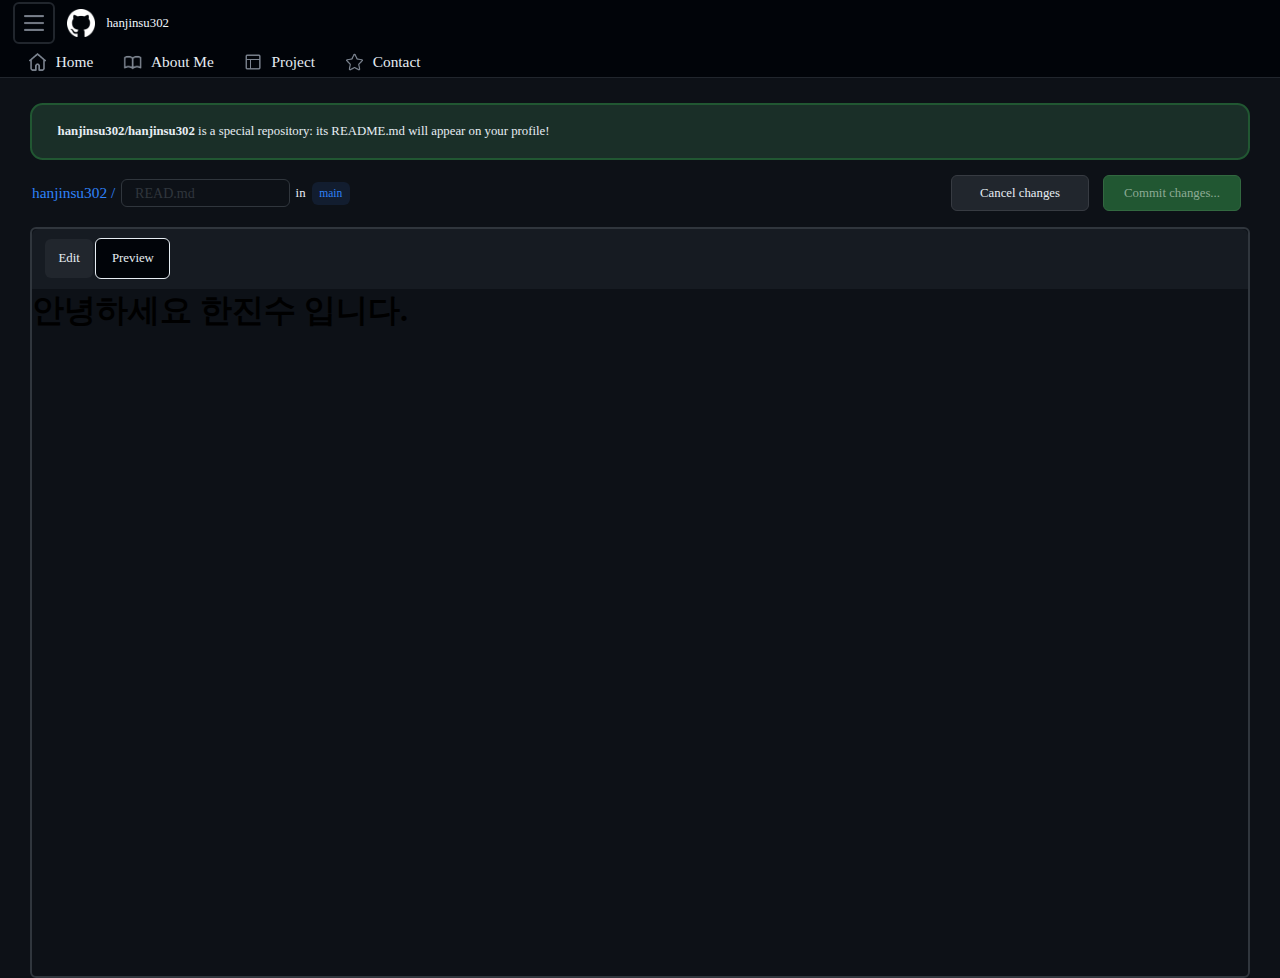
<file: page/aboutme.html>
<!DOCTYPE html>
<html lang="ko">
<head>
    <meta charset="UTF-8">
    <meta http-equiv="X-UA-Compatible" content="IE=edge">
    <meta name="viewport" content="width=device-width, initial-scale=1.0">
    <title>Document</title>
    <link rel="stylesheet" href="../CSS/aboutme.css" />
    <link rel="stylesheet" href="../CSS/header.css" />
    <script defer src="../JS/header.js" > </script>
    <script src="https://code.jquery.com/jquery-3.7.1.min.js" integrity="sha256-/JqT3SQfawRcv/BIHPThkBvs0OEvtFFmqPF/lYI/Cxo=" crossorigin="anonymous"></script>
</head>
<body>
    <header>
        <div class="headercontainer">
          <div class="header1box">
            <div class="modalbtn">
              <img src="../images/hamburger.png" class="modalbtnimg"/>
           </div>
           <div class="modallogo">
               <img src="../images/github_logo_icon_147285.png" class="modallogoimg"/>
           </div>
           <div class="modalname">
               <span class="modalnametext">hanjinsu302</span>
    
           </div>
            <div class="modal">
              <div class="modal_header">
    
                <img src="../images/github_logo_icon_147285.png" class="modal_logo" />
                <button class="close_button">X</button>
              </div>
              <div class="modal_content" title="클릭하면 창이 닫힙니다.">
                <a href="../index.html" class="modal_content_link">
                  <img src="../images/home.png" class="modal_link_img" />
                  Home
                </a>
                <a href="../page/aboutme.html" class="modal_content_link">
                  <img src="../images/import_contacts.png" class="modal_link_img" />
                  About Me</a>
                <a href="../page/project.html" class="modal_content_link">
                  <img src="../images/header.png" class="modal_link_img" />
                  Project</a>
                <a class="modal_content_link">
                  <img src="../images/star.png" class="modal_link_img" />
                  Contact</a>
                <hr class="modal_hr" />
                <span class="modal_content_project">Project</span>
              </div>
            </div>
          </div>
          <div class="header2box">
            <a href="../index.html" class="header2box_span">
              <img class="header2box_img" src="../images/home.png" />
              Home</a>
            <a href="../page/aboutme.html" class="header2box_span">
              <img class="header2box_img" src="../images/import_contacts.png" />
              About Me</a>
            <a href="../page/project.html" class="header2box_span">
              <img class="header2box_img" src="../images/header.png" />
              Project</a>
            <a class="header2box_span">
              <img class="header2box_img" src="../images/star.png" />
              Contact</a>
          </div>
        </div>
      </header>

    <main>
        <div class="main_green_box">
            <span class="main_green_box_text"><strong> hanjinsu302/hanjinsu302</strong> is a special repository: its README.md will appear on your profile!</span>
        </div>
        <div class="main_commit_container">
            <div class="main_commit_box1">
                <span class="main_commit_box1_span1">hanjinsu302 /</span>
                <div class="main_commit_box1_div">
                   <span class="main_commit_box1_div_span">READ.md</span> 
                </div>
                <spa class="main_commit_box1_span2">in</spa>
                <span class="main_commit_box1_span3">main</span>
            </div>
            <div class="main_commit_box2">
                <div class="main_commit_box2_div1">
                    <span class="main_commit_box2_div_text"> Cancel changes</span>
                </div>
                <div class="main_commit_box2_div2">
                    <span class="main_commit_box2_div_text">Commit changes...</span>
                </div>
            </div>
        </div>
        <div class="main_about_contain">
            <div class="main_about_preview">
                <div class="main_about_preview_div1">
                    Edit
                </div>
                <div class="main_about_preview_div2">
                    Preview
                </div>
            </div>

            <h1>안녕하세요 한진수 입니다.</h1>
        </div>
    </main>
    <footer> </footer>
  
</body>
</html>
</file>
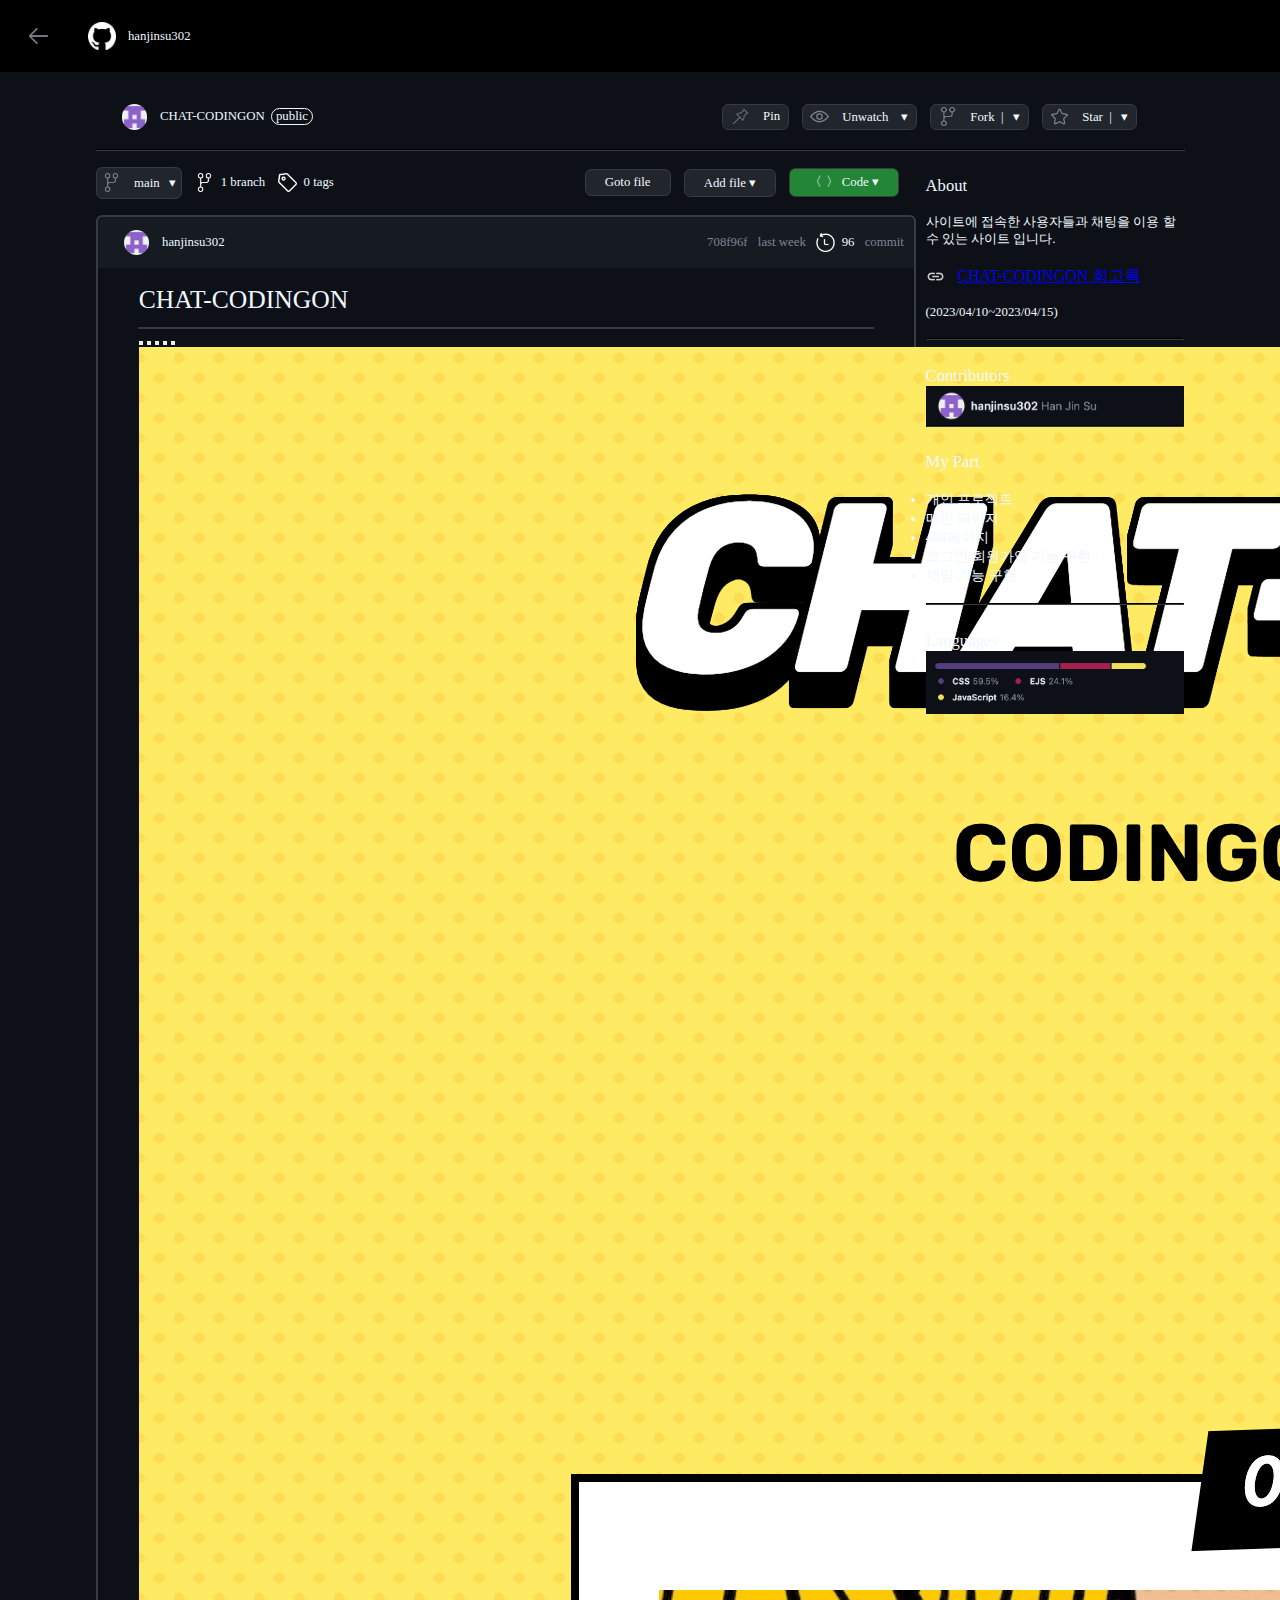
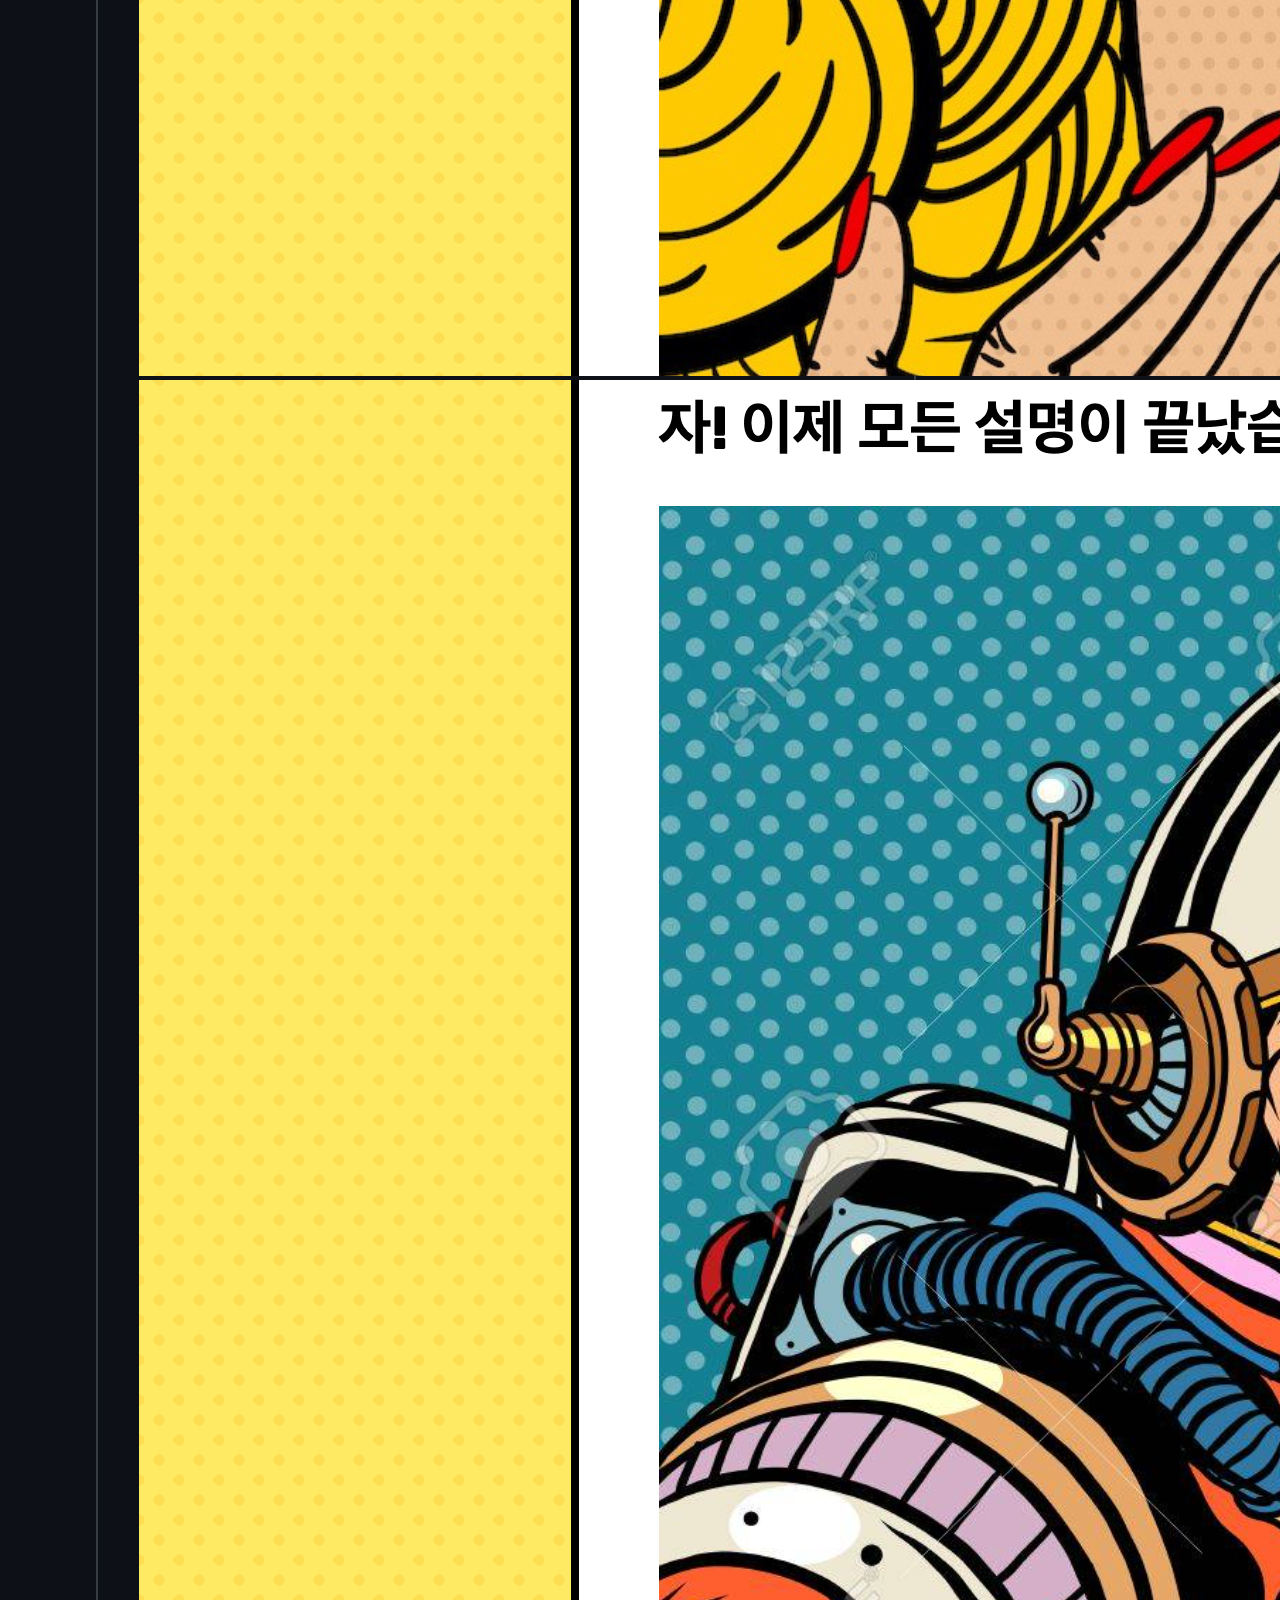
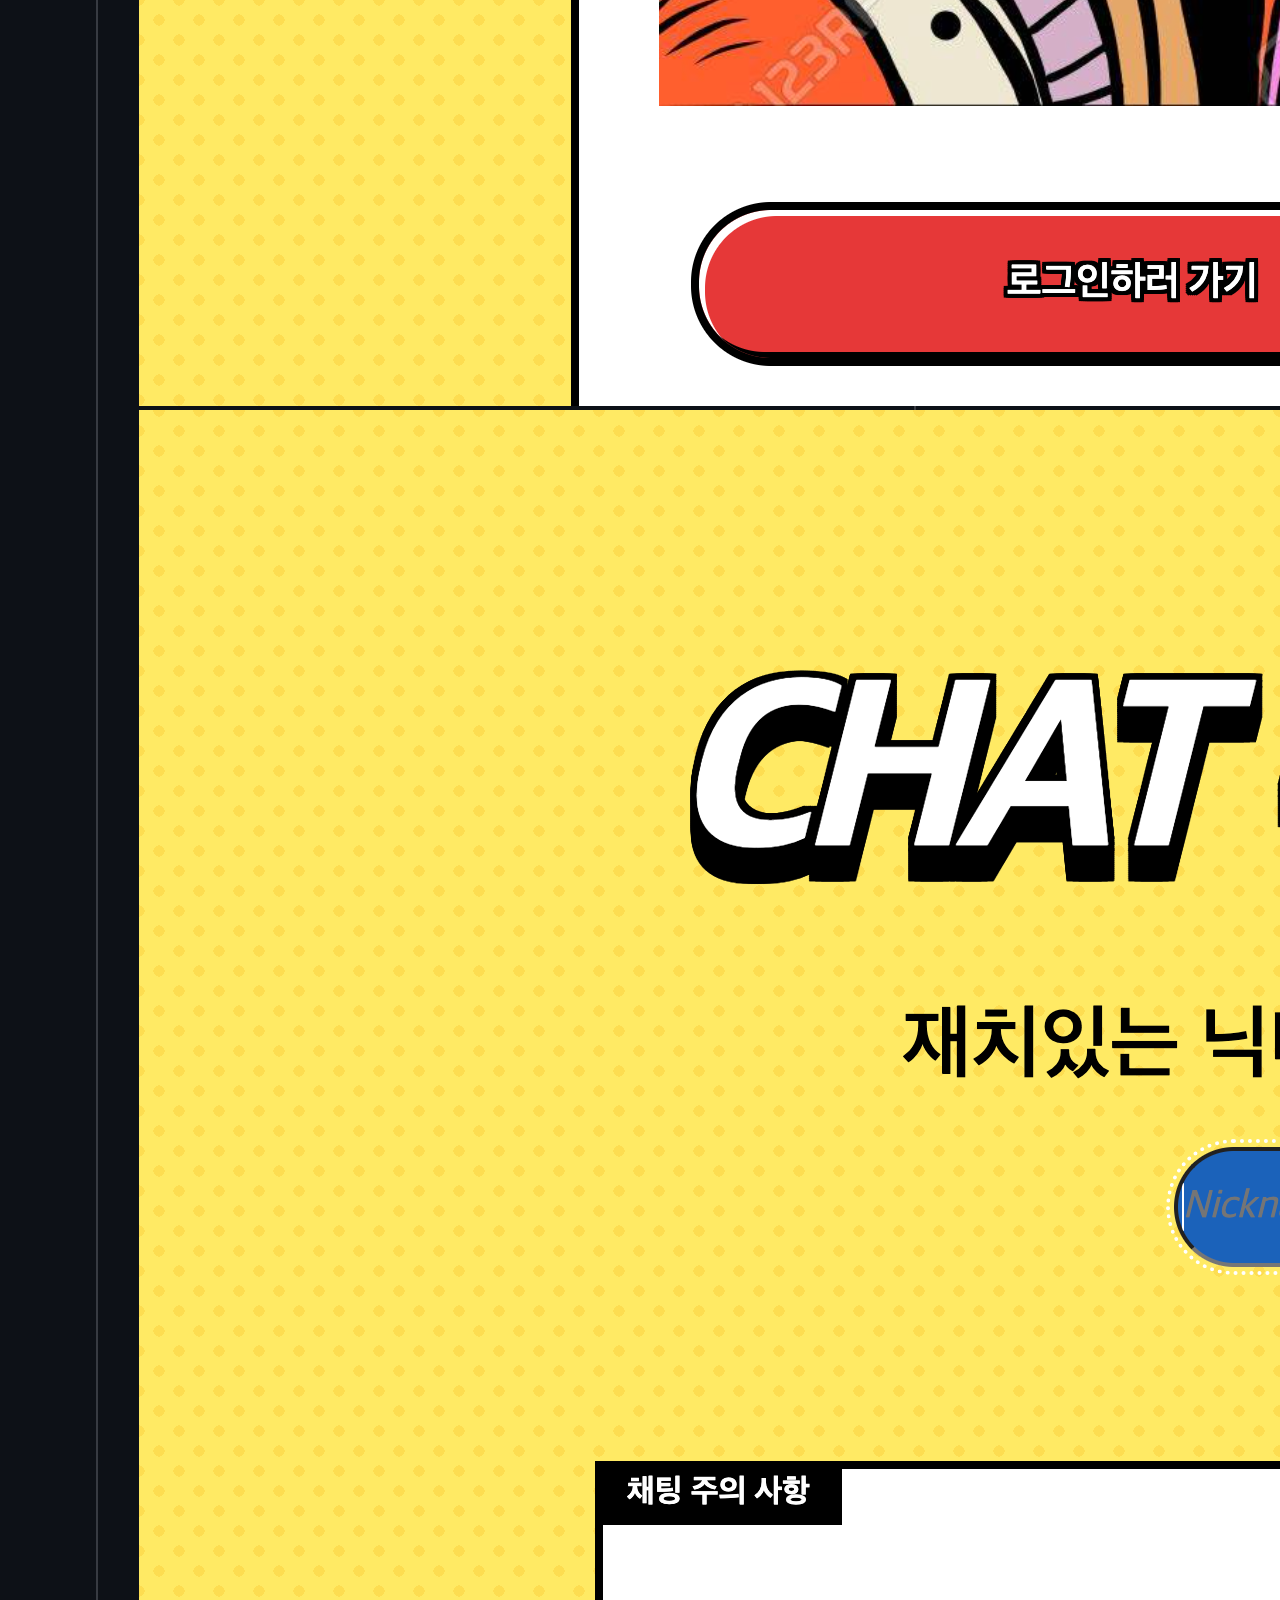
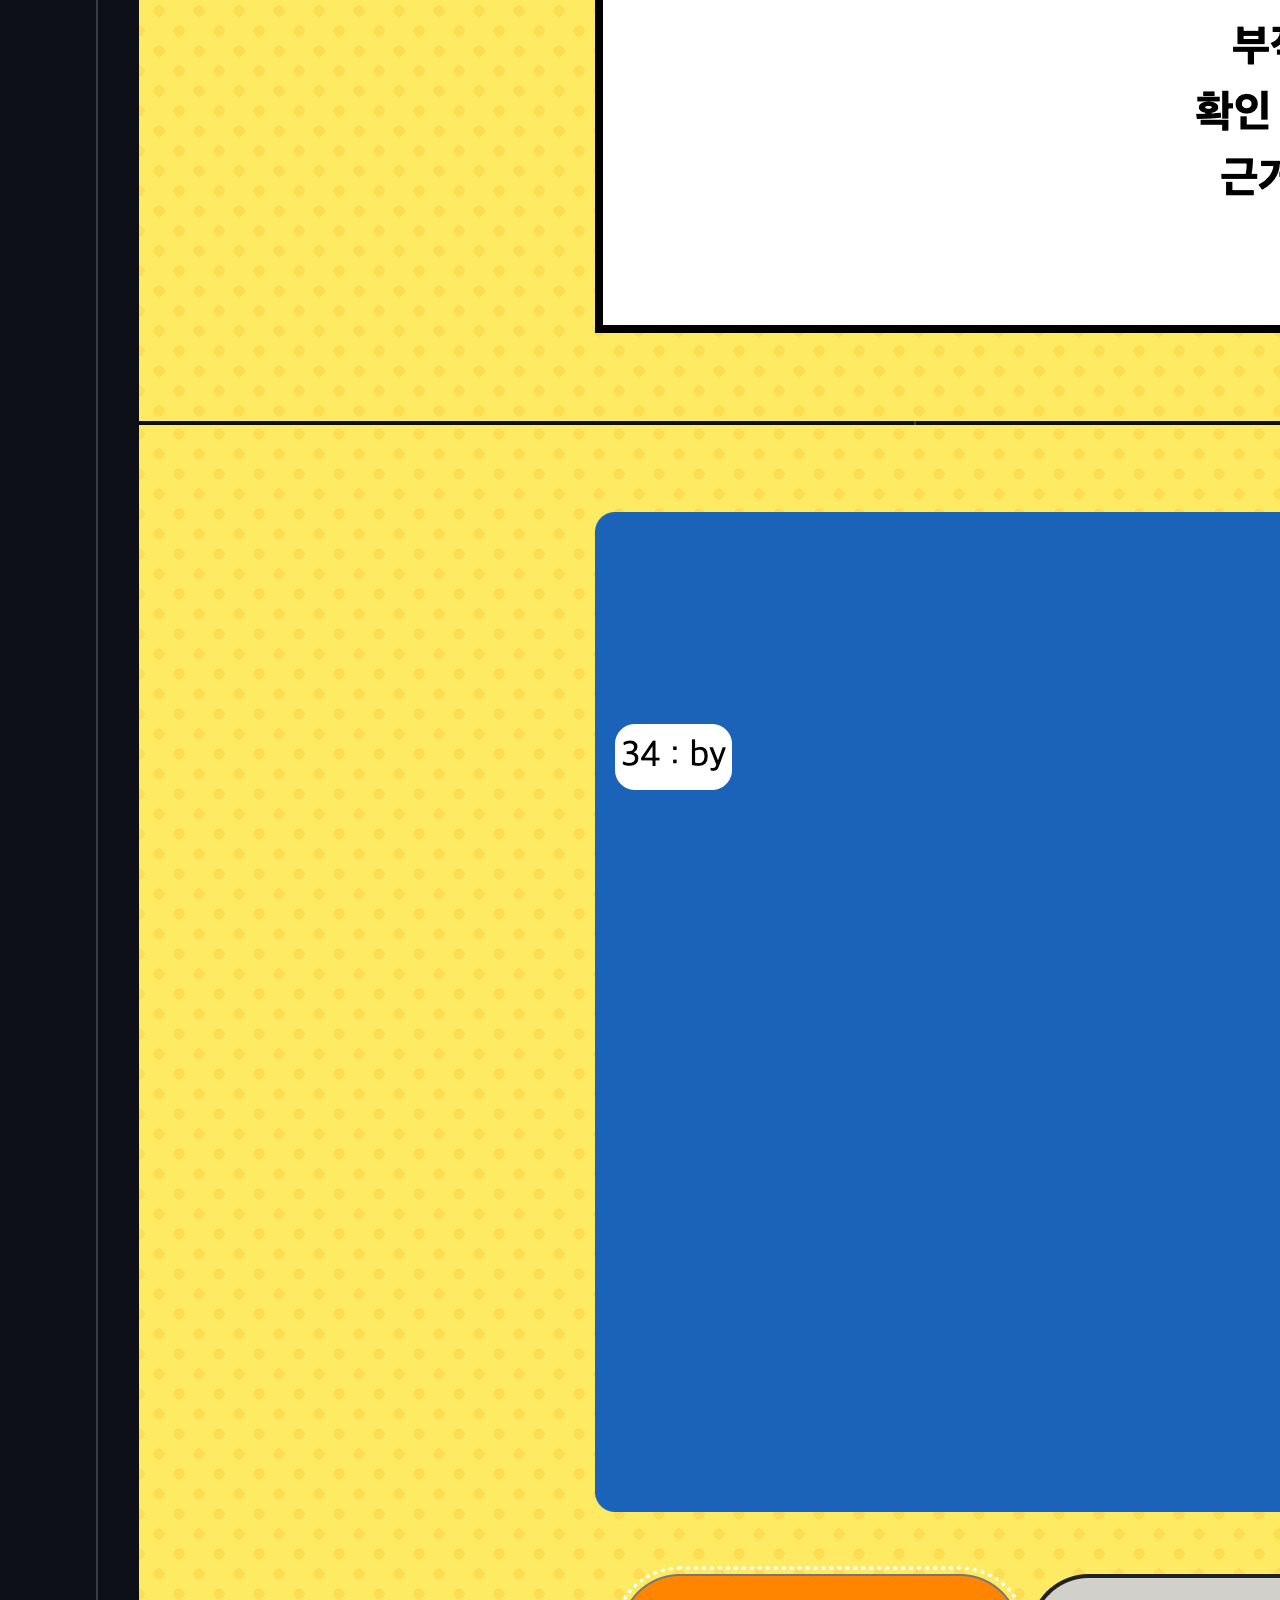
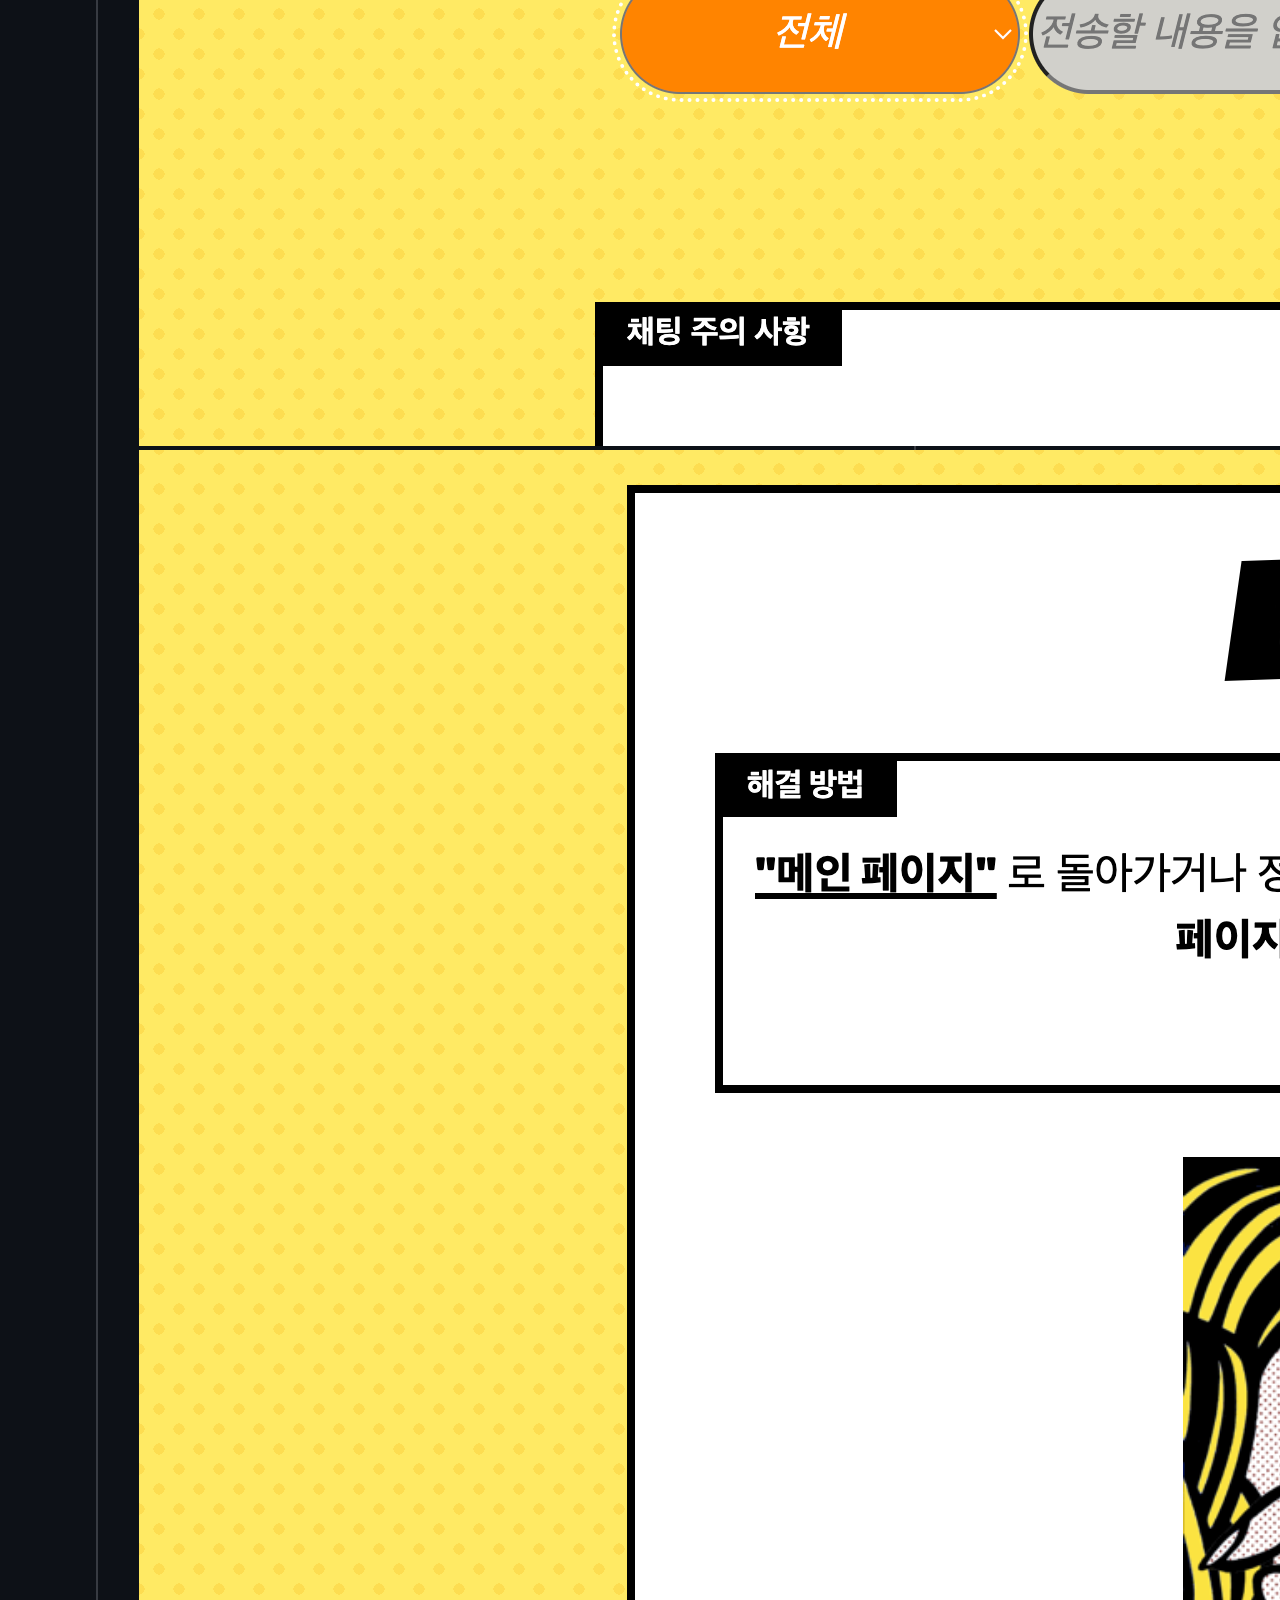
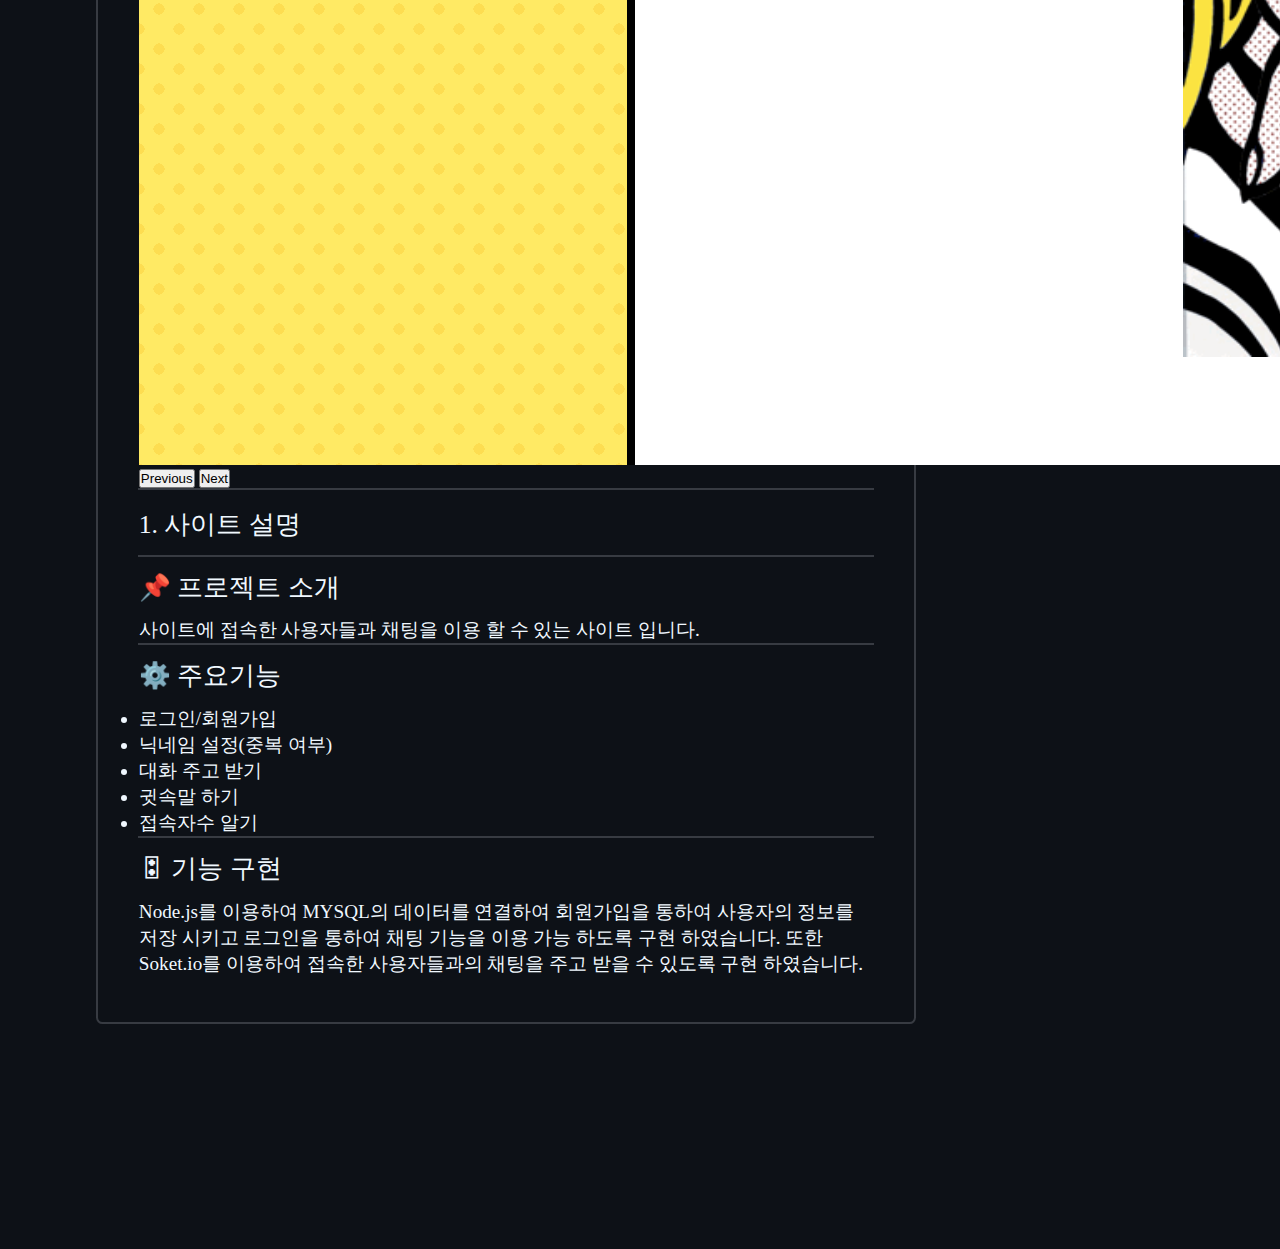
<file: page/chat.html>
<!DOCTYPE html>
<html lang="ko">
    <head>
        <meta charset="UTF-8">
        <meta http-equiv="X-UA-Compatible" content="IE=edge">
        <meta name="viewport" content="width=device-width, initial-scale=1.0">
        <title>Chatpage</title>
        <link rel="stylesheet" href="../CSS/soccer.css" />
        <script defer src="../JS/header.js" > </script>
        <link href="https://cdn.jsdelivr.net/npm/bootstrap@5.3.2/dist/css/bootstrap.min.css" rel="stylesheet" integrity="sha384-T3c6CoIi6uLrA9TneNEoa7RxnatzjcDSCmG1MXxSR1GAsXEV/Dwwykc2MPK8M2HN" crossorigin="anonymous">
        <script src="https://cdn.jsdelivr.net/npm/bootstrap@5.3.2/dist/js/bootstrap.bundle.min.js" integrity="sha384-C6RzsynM9kWDrMNeT87bh95OGNyZPhcTNXj1NW7RuBCsyN/o0jlpcV8Qyq46cDfL" crossorigin="anonymous"></script>
        <script src="https://code.jquery.com/jquery-3.7.1.min.js" integrity="sha256-/JqT3SQfawRcv/BIHPThkBvs0OEvtFFmqPF/lYI/Cxo=" crossorigin="anonymous"></script>
        <link rel="icon" href="../images/github_logo_icon_147285.png" />
      </head>
<body>
  <header>
    <div class="head"> 
      <img src="../images/left-arrow.png" class="head-img"onclick="goBack()"/>
      <div class="modallogo">
        <img src="../images/github_logo_icon_147285.png" class="modallogoimg"/>
    </div>
    <div class="modalname">
        <span class="modalnametext">hanjinsu302</span>

    </div>
    </div>
  </header>
   

    <main>
        <div class="mainheader">
            
                <img src="../images/102532497.png" class="mainheader_logo"/>
         
            <div class="mainheader_title" style="font-size: 1vw;">CHAT-CODINGON</div>
            <div class="mainheader_public">public</div>
            <div class="mainheader_pin">
                <img src="../images/push-pin (1).png" class="mainheader_img"/>
                Pin
            </div>
            <div class="mainheader_Unwatch">
                <img src="../images/eye (1).png" class="mainheader_img"/>
                Unwatch &nbsp; &nbsp;▾
            </div>
            <div class="mainheader_Fork">
                <img src="../images/branch (1).png " class="mainheader_img"/>
                Fork &nbsp;| &nbsp; ▾
            </div>
            <div class="mainheader_Star">
                <img src="../images/star.png" class="mainheader_img"/>
                Star &nbsp;| &nbsp; ▾
            </div>
        </div>
        <hr class="mainheader_hr"/>
        <div class="main_container">
            <div class="main_box1">
                <div class="main_box1_header">
                    <div class="main_box1_header_box1">
                        <div class="main_box1_header_box1_branch">
                            <img src="../images/branch (1).png " class="mainheader_img"/>
                            <span class="main_box1_header_box1_branch_text">main &nbsp; ▾</span>
                        </div>
                        <img src="../images/branch (2).png " class="mainheader_branch_img"/>
                        <span class="main_box1_header_box1_branch_text">1 branch</span>
                        <img src="../images/tag-outline.png" class="mainheader_branch_img"/>
                        <span class="main_box1_header_box1_branch_text">0 tags</span>
                    </div>
                    <div class="main_box1_header_box2">
                        <div class="main_box1_header_box2_gotofile">Goto file</div>
                        <div class="main_box1_header_box2_addfile">Add file ▾</div>
                        <div class="main_box1_header_box2_code">〈 〉 Code ▾</div>
                    </div>
                </div>
                <div class="main_box1_body">
                    <div class="main_box1_body_header">
                        <div class="main_box1_body_header_box1">
                            
                                <img src="../images/102532497.png" class="mainheader_logo"/>
                       
                            <span class="main_box1_body_header_box1_text">hanjinsu302</span>
                        </div>
                        <div class="main_box1_body_header_box2">
                            <span class="main_box1_body_header_box2_text">708f96f</span>
                            <span class="main_box1_body_header_box2_text">last week</span>
                            <img src="../images/restore.png" class="main_box1_body_header_box2_img"/>
                            <span class="main_box1_body_header_box2_text" style="color: aliceblue;">96</span>
                            <span class="main_box1_body_header_box2_text">commit</span>
                        </div>
                    </div>
                    <span class="main_box1_body_title">CHAT-CODINGON</span>
                    <hr class="main_box1_body_hr"/>
                    <!-- <img src="../images/스크린샷 2023-05-19 오후 4.14.30.png" class="main_box1_body_img"/> -->
                    <div class="main_box1_body_img_box">
                        <div id="carouselExampleIndicators" class="carousel slide">
                            <div class="carousel-indicators">
                              <button type="button" data-bs-target="#carouselExampleIndicators" data-bs-slide-to="0" class="active" aria-current="true" aria-label="Slide 1"></button>
                              <button type="button" data-bs-target="#carouselExampleIndicators" data-bs-slide-to="1" aria-label="Slide 2"></button>
                              <button type="button" data-bs-target="#carouselExampleIndicators" data-bs-slide-to="2" aria-label="Slide 3"></button>
                              <button type="button" data-bs-target="#carouselExampleIndicators" data-bs-slide-to="3" aria-label="Slide 4"></button>
                              <button type="button" data-bs-target="#carouselExampleIndicators" data-bs-slide-to="4" aria-label="Slide 5"></button>
                            </div>
                            <div class="carousel-inner">
                              <div class="carousel-item active">
                                <img src="../images/chathome.png" class="d-block w-100" alt="...">
                              </div>
                              <div class="carousel-item">
                                <img src="../images/chat2.png" class="d-block w-100" alt="...">
                              </div>
                              <div class="carousel-item">
                                <img src="../images/chat3.png" class="d-block w-100" alt="...">
                              </div>
                              <div class="carousel-item">
                                <img src="../images/chat4.png" class="d-block w-100" alt="...">
                              </div>
                              <div class="carousel-item">
                                <img src="../images/chat5.png" class="d-block w-100" alt="...">
                              </div>
                            </div>
                            <button class="carousel-control-prev" type="button" data-bs-target="#carouselExampleIndicators" data-bs-slide="prev">
                              <span class="carousel-control-prev-icon" aria-hidden="true"></span>
                              <span class="visually-hidden">Previous</span>
                            </button>
                            <button class="carousel-control-next" type="button" data-bs-target="#carouselExampleIndicators" data-bs-slide="next">
                              <span class="carousel-control-next-icon" aria-hidden="true"></span>
                              <span class="visually-hidden">Next</span>
                            </button>
                          </div>
                    </div>
                    <hr class="main_box1_body_hr"/>
                    <span class="main_box1_body_title">1. 사이트 설명</span>
                    <hr class="main_box1_body_hr"/>
                    <span class="main_box1_body_info_tilte">📌 프로젝트 소개</span>
                    <span class="main_box1_body_info">사이트에 접속한 사용자들과 채팅을 이용 할 수 있는 사이트 입니다.</span>
                    <hr class="main_box1_body_hr"/>
                    <span class="main_box1_body_info_tilte">⚙️ 주요기능</span>
                    <li class="main_box1_body_info">로그인/회원가입</ㅣ>
                    <li class="main_box1_body_info">닉네임 설정(중복 여부)</li>
                    <li class="main_box1_body_info">대화 주고 받기</li>
                    <li class="main_box1_body_info">귓속말 하기</li>
                    <li class="main_box1_body_info">접속자수 알기</li>
                    <hr class="main_box1_body_hr"/>
                    <span class="main_box1_body_info_tilte">🎛 기능 구현</span>
                    <span class="main_box1_body_info">
                      Node.js를 이용하여 MYSQL의 데이터를 연결하여 회원가입을 통하여 사용자의 정보를 저장 시키고 로그인을 통하여 채팅 기능을 이용 가능 하도록 구현 하였습니다. 
                      또한 Soket.io를 이용하여 접속한 사용자들과의 채팅을 주고 받을 수 있도록 구현 하였습니다.</span>
                </div>
            </div>
            <div class="main_box2">
                <div class="main_box2_container">
                    <span class="main_box2_container_title">About</span>
                    <br>
                    <span class="main_box2_container_subtitle">사이트에 접속한 사용자들과 채팅을 이용 할 수 있는 사이트 입니다.</span>
                    <br>
                    <a href="https://velog.io/@hanjinsu302/chatting-%ED%94%84%EB%A1%9C%EC%A0%9D%ED%8A%B8-%ED%9A%8C%EA%B3%A0%EB%A1%9D" class="main_box2_container_subtitle_a">
                        <img src="../images/link.png" class="main_box2_container_linkimg"/>
                        CHAT-CODINGON 회고록</a>
                    <br>
                    <span class="main_box2_container_subtitle">(2023/04/10~2023/04/15)</span>
                    <br>
                    <hr>
                    <span class="main_box2_container_title">Contributors</span>
                    <img src="../images/chatmen.png" class="main_box2_container_img"/>
                    
                    <hr>
                    <span class="main_box2_container_title">My Part</span>
                    <br>
                        <li>개인 프로젝트</li>
                        <li>메인 페이지</li>
                        <li>404페이지</li>
                        <li>로그인/회원가입 기능 구현</li>
                        <li>채팅 기능 구현</li>
                    <br>    
                    <hr>
                    
                    <span class="main_box2_container_title">Languages</span>
                    <img src="../images/chatlan.png" class="main_box2_container_img"/>
                </div>
            </div>

        </div>
    </main>
    <footer> </footer>
    <script>
      function goBack() {
        window.history.back();
      }
    </script>
    


    
</body>
</html>
</file>
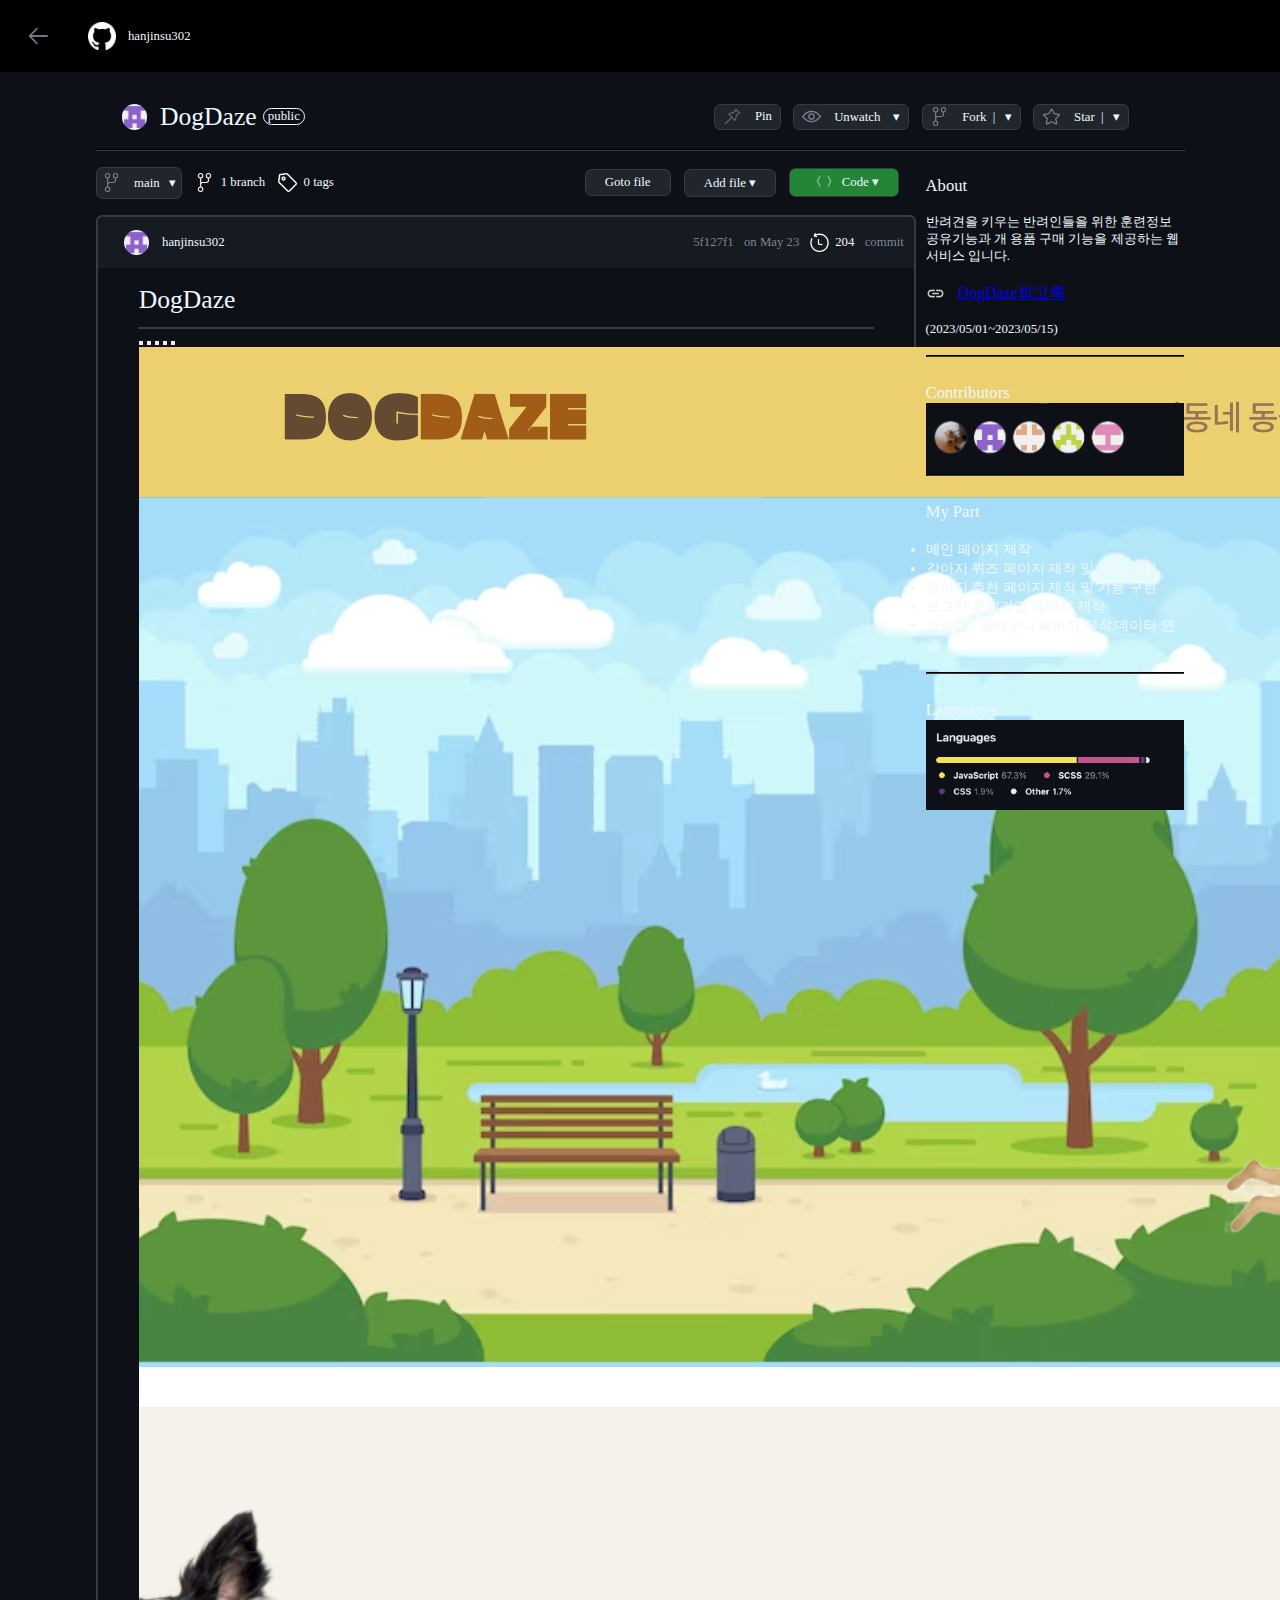
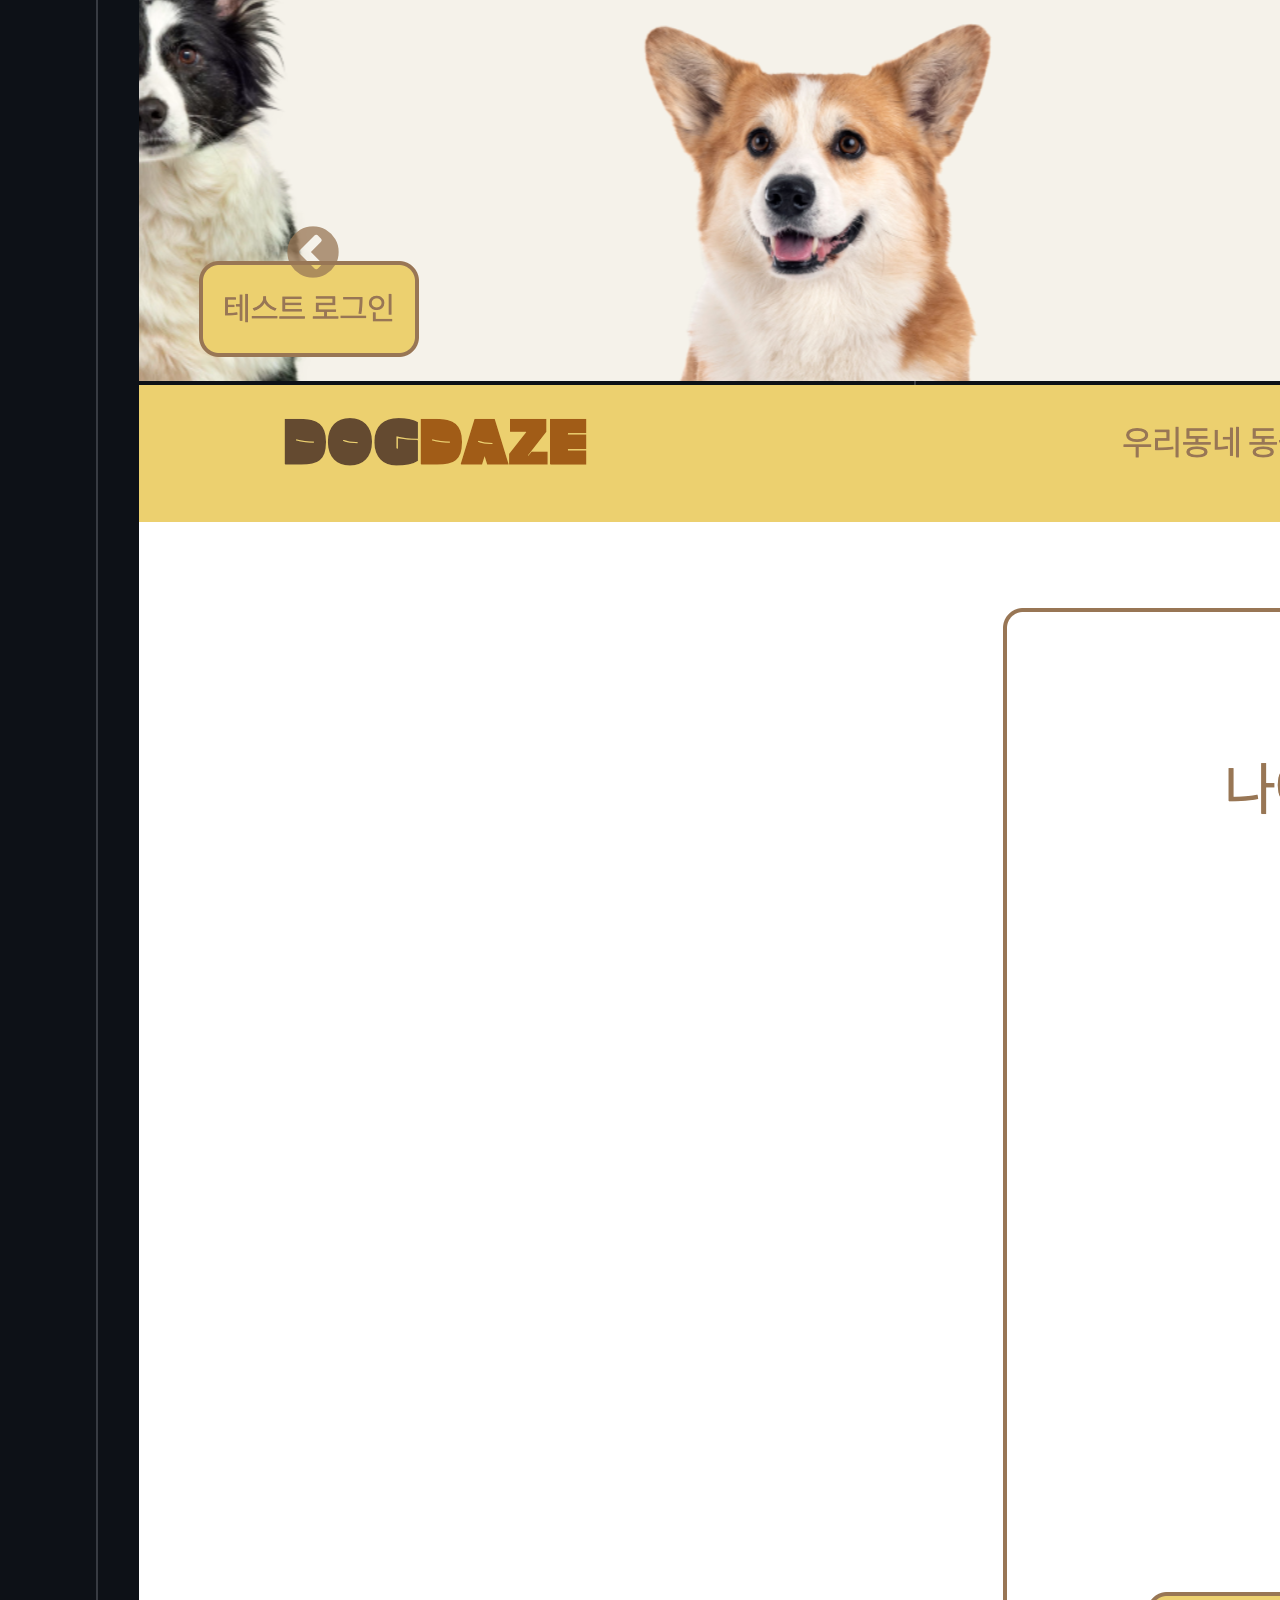
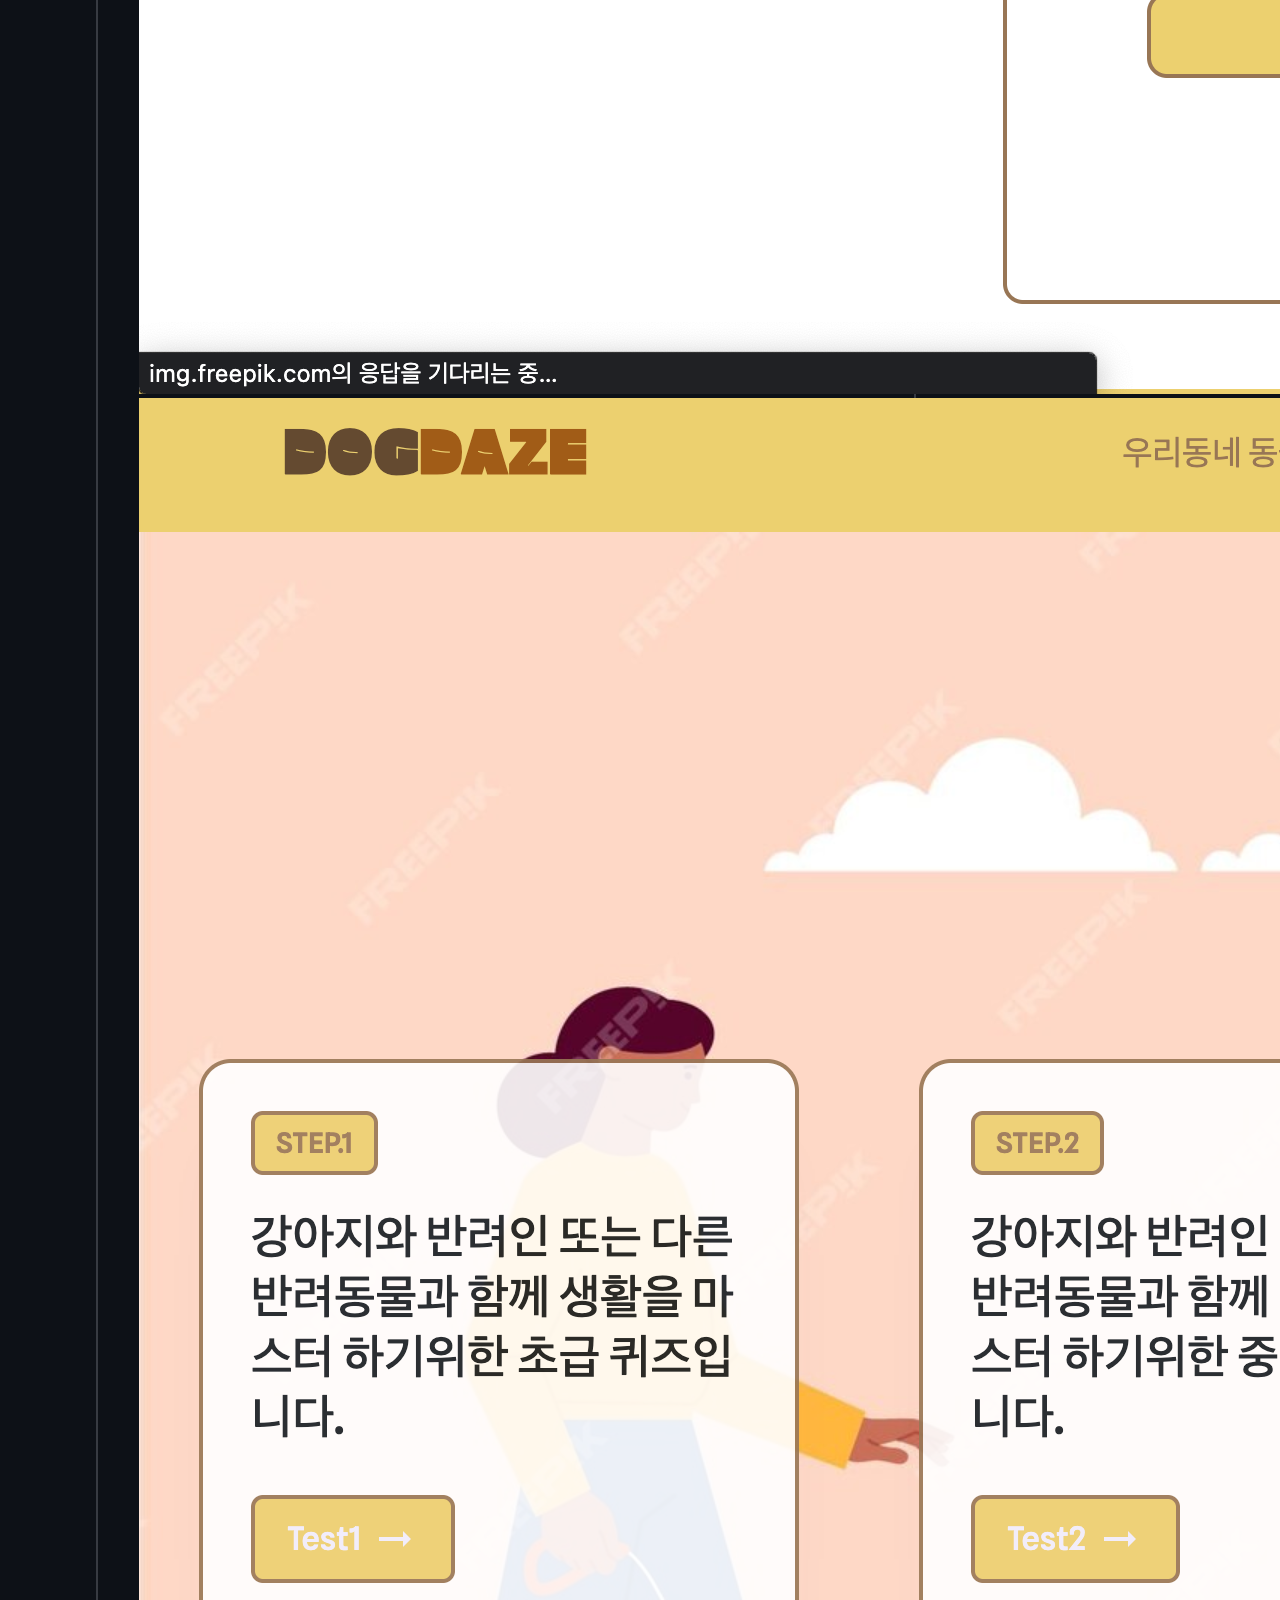
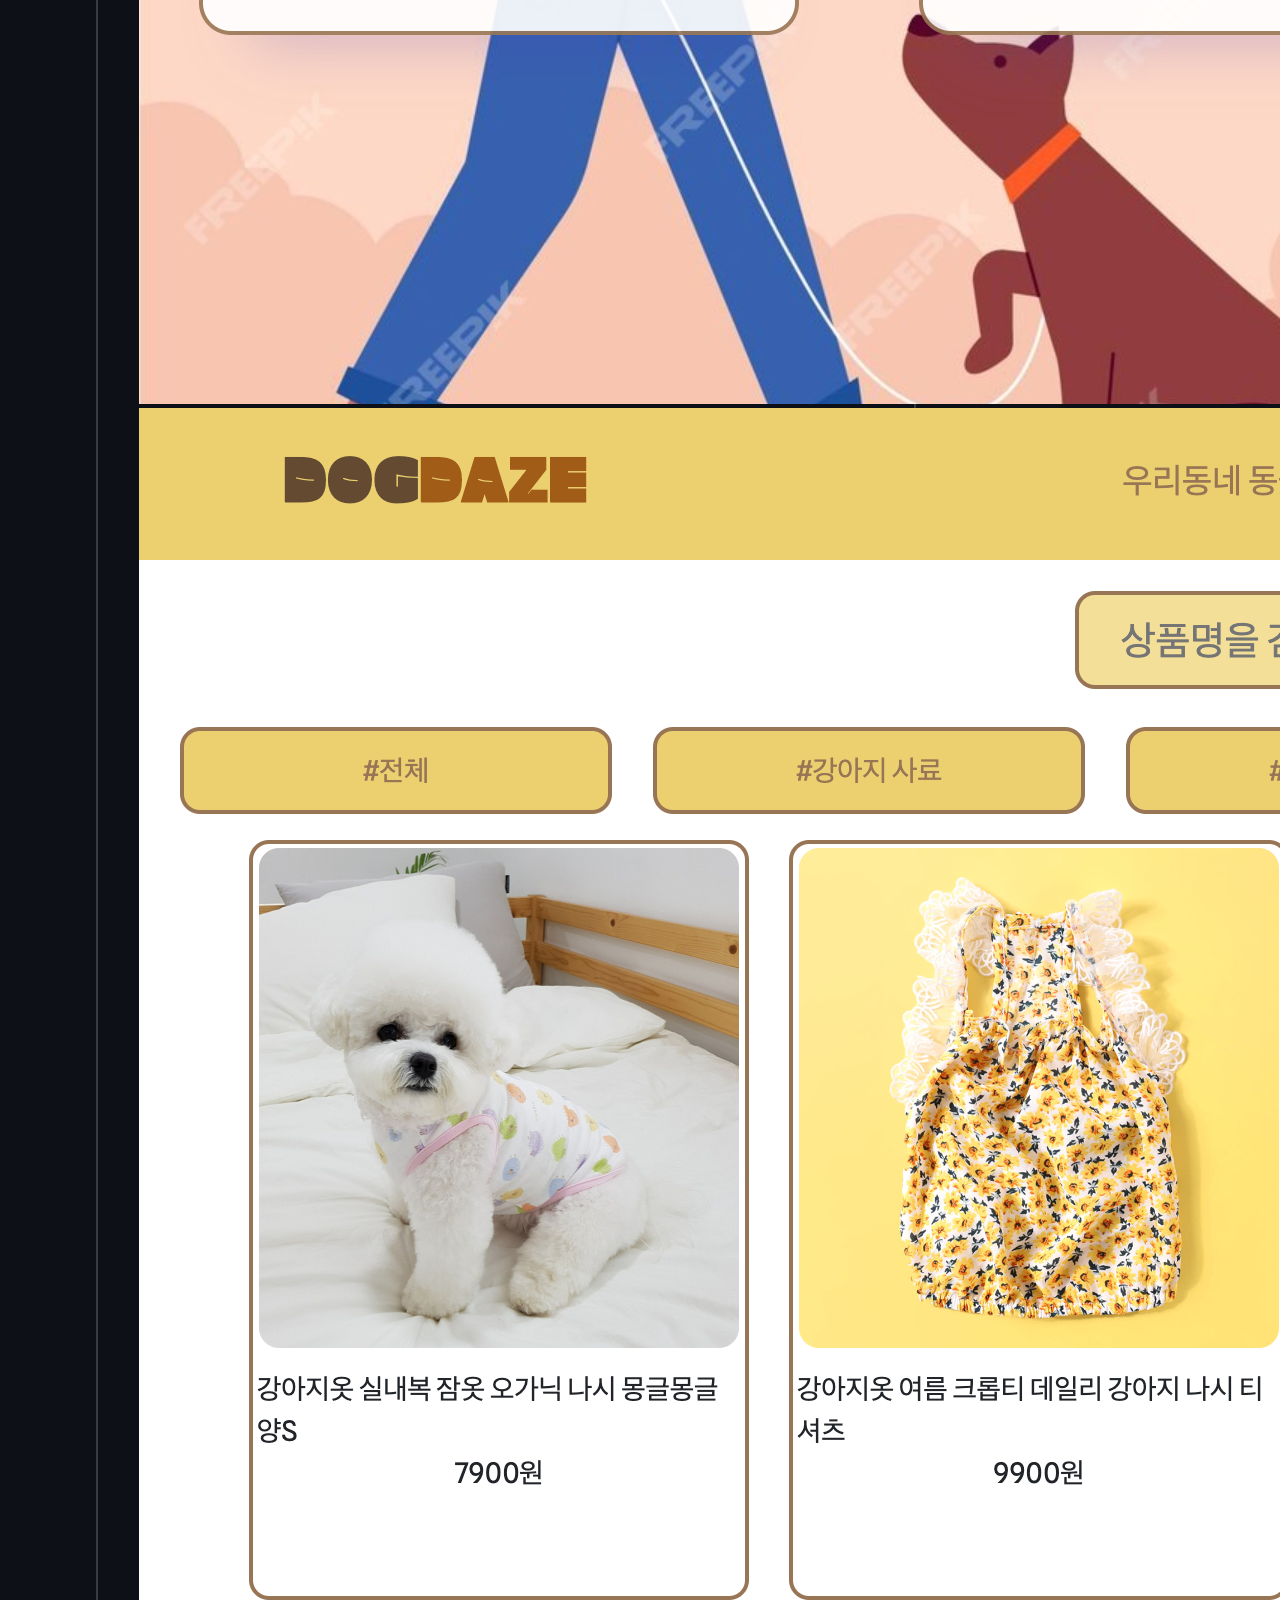
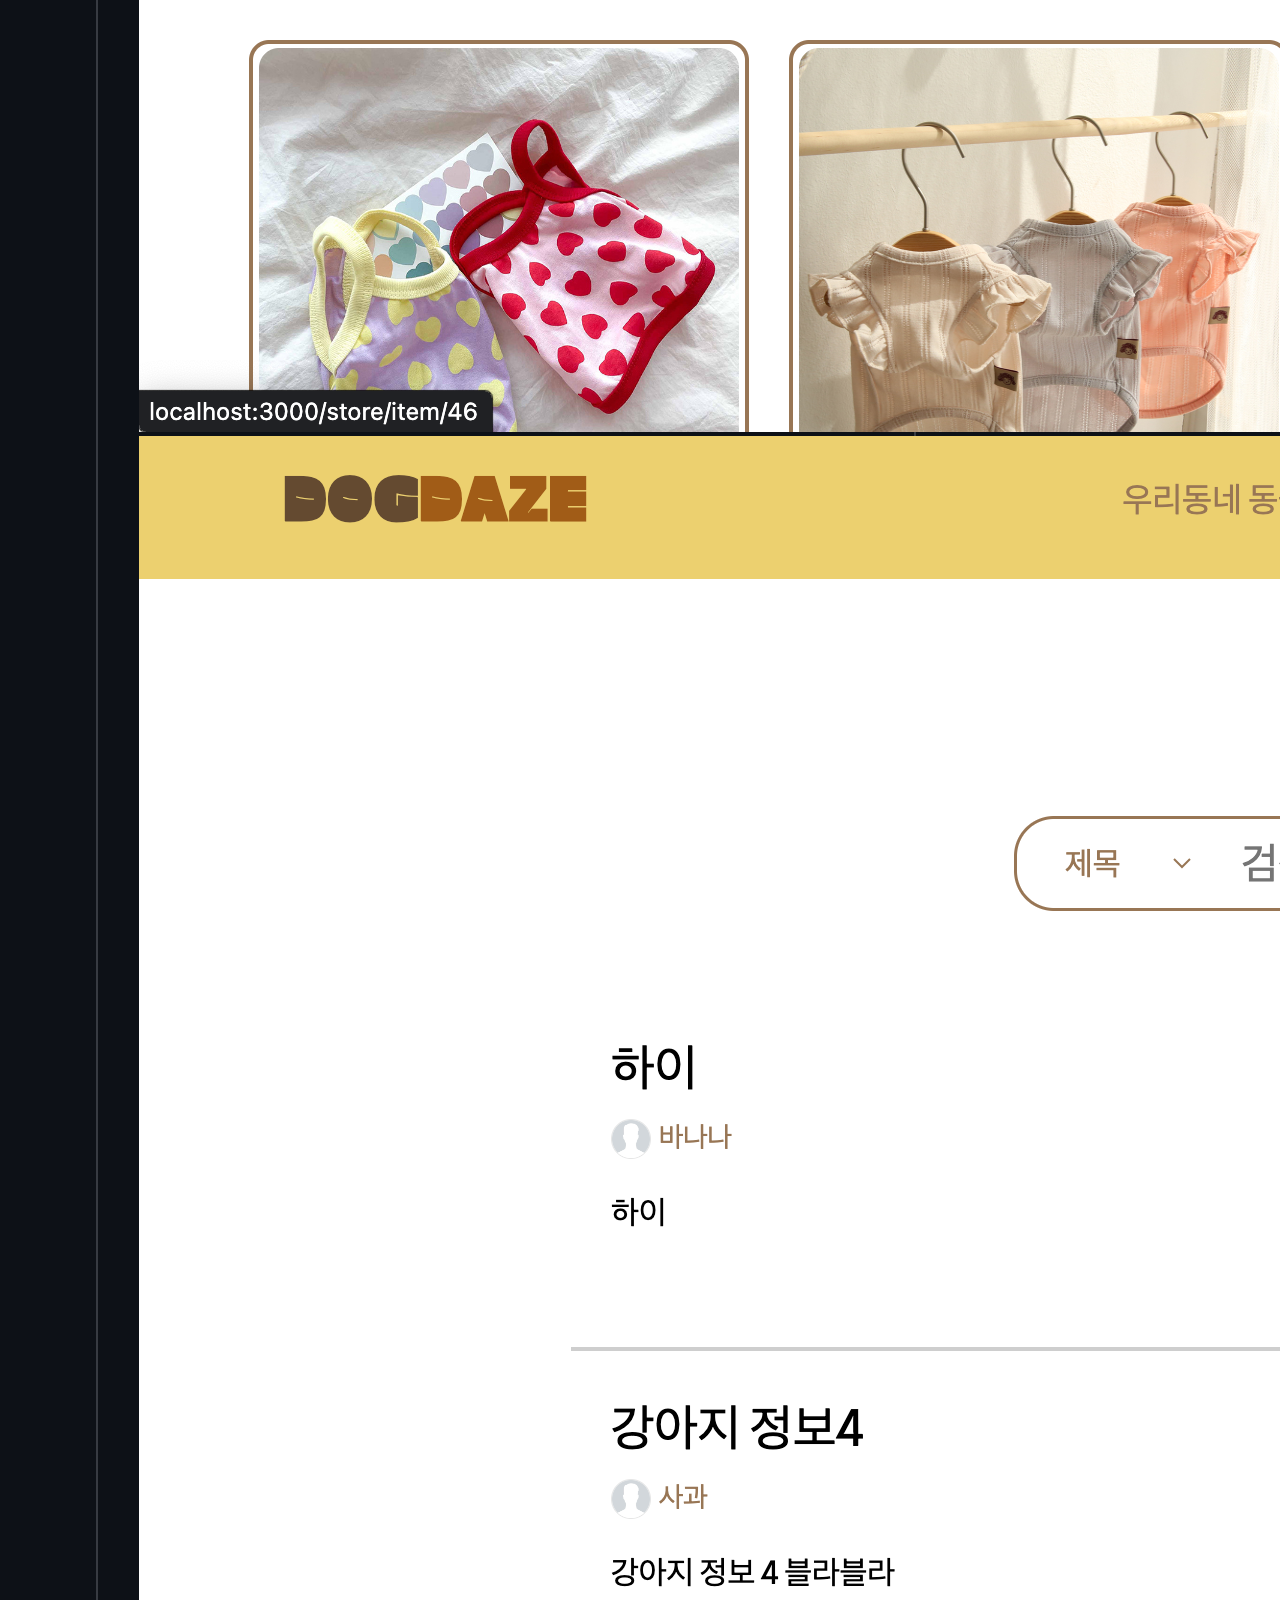
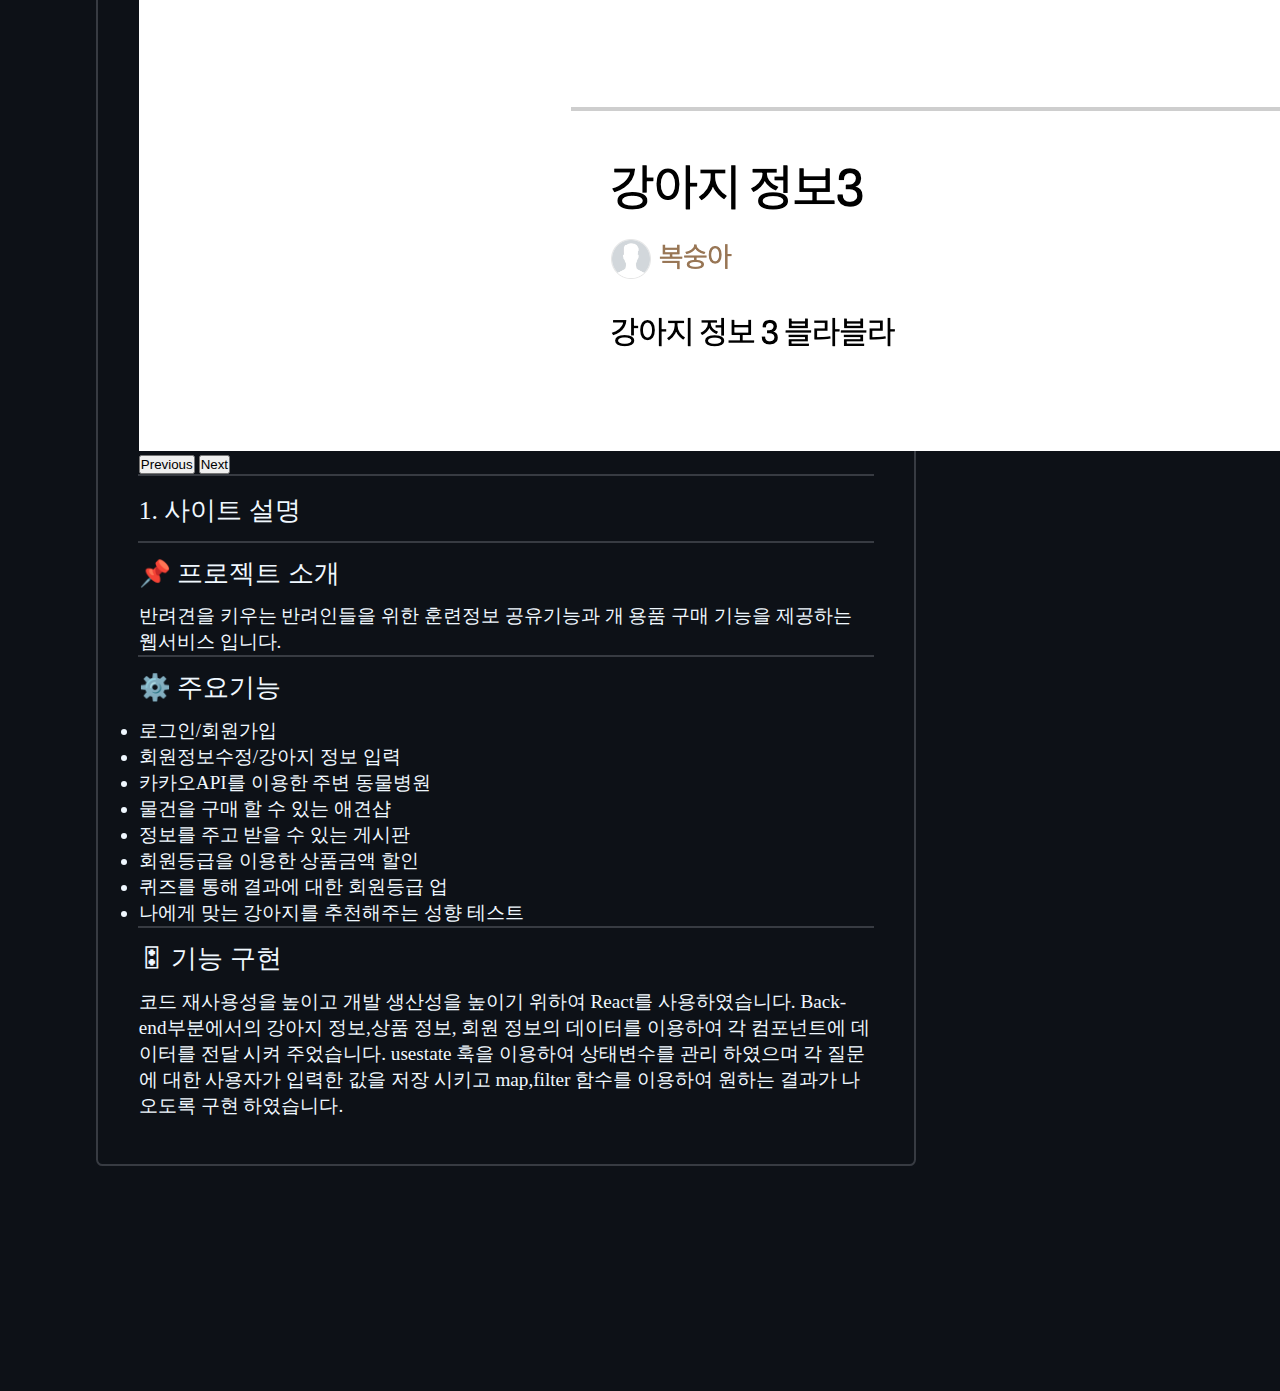
<file: page/dogdaze.html>
<!DOCTYPE html>
<html lang="ko">
    <head>
        <meta charset="UTF-8">
        <meta http-equiv="X-UA-Compatible" content="IE=edge">
        <meta name="viewport" content="width=device-width, initial-scale=1.0">
        <title>dogdazepage</title>
        <link rel="stylesheet" href="../CSS/soccer.css" />
        <script defer src="../JS/header.js" > </script>
        <link href="https://cdn.jsdelivr.net/npm/bootstrap@5.3.2/dist/css/bootstrap.min.css" rel="stylesheet" integrity="sha384-T3c6CoIi6uLrA9TneNEoa7RxnatzjcDSCmG1MXxSR1GAsXEV/Dwwykc2MPK8M2HN" crossorigin="anonymous">
        <script src="https://cdn.jsdelivr.net/npm/bootstrap@5.3.2/dist/js/bootstrap.bundle.min.js" integrity="sha384-C6RzsynM9kWDrMNeT87bh95OGNyZPhcTNXj1NW7RuBCsyN/o0jlpcV8Qyq46cDfL" crossorigin="anonymous"></script>
        <script src="https://code.jquery.com/jquery-3.7.1.min.js" integrity="sha256-/JqT3SQfawRcv/BIHPThkBvs0OEvtFFmqPF/lYI/Cxo=" crossorigin="anonymous"></script>
        <link rel="icon" href="../images/github_logo_icon_147285.png" />
      </head>
<body>
    <header>
        <div class="head"> 
          <img src="../images/left-arrow.png" class="head-img"onclick="goBack()"/>
          <div class="modallogo">
            <img src="../images/github_logo_icon_147285.png" class="modallogoimg"/>
        </div>
        <div class="modalname">
            <span class="modalnametext">hanjinsu302</span>
    
        </div>
        </div>
      </header>
    
    <main>
        <div class="mainheader">
          
                <img src="../images/102532497.png" class="mainheader_logo"/>
            
            <div class="mainheader_title">DogDaze</div>
            <div class="mainheader_public">public</div>
            <div class="mainheader_pin">
                <img src="../images/push-pin (1).png" class="mainheader_img"/>
                Pin
            </div>
            <div class="mainheader_Unwatch">
                <img src="../images/eye (1).png" class="mainheader_img"/>
                Unwatch &nbsp; &nbsp;▾
            </div>
            <div class="mainheader_Fork">
                <img src="../images/branch (1).png " class="mainheader_img"/>
                Fork &nbsp;| &nbsp; ▾
            </div>
            <div class="mainheader_Star">
                <img src="../images/star.png" class="mainheader_img"/>
                Star &nbsp;| &nbsp; ▾
            </div>
        </div>
        <hr class="mainheader_hr"/>
        <div class="main_container">
            <div class="main_box1">
                <div class="main_box1_header">
                    <div class="main_box1_header_box1">
                        <div class="main_box1_header_box1_branch">
                            <img src="../images/branch (1).png " class="mainheader_img"/>
                            <span class="main_box1_header_box1_branch_text">main &nbsp; ▾</span>
                        </div>
                        <img src="../images/branch (2).png " class="mainheader_branch_img"/>
                        <span class="main_box1_header_box1_branch_text">1 branch</span>
                        <img src="../images/tag-outline.png" class="mainheader_branch_img"/>
                        <span class="main_box1_header_box1_branch_text">0 tags</span>
                    </div>
                    <div class="main_box1_header_box2">
                        <div class="main_box1_header_box2_gotofile">Goto file</div>
                        <div class="main_box1_header_box2_addfile">Add file ▾</div>
                        <div class="main_box1_header_box2_code">〈 〉 Code ▾</div>
                    </div>
                </div>
                <div class="main_box1_body">
                    <div class="main_box1_body_header">
                        <div class="main_box1_body_header_box1">
                        
                                <img src="../images/102532497.png" class="mainheader_logo"/>
                            
                            <span class="main_box1_body_header_box1_text">hanjinsu302</span>
                        </div>
                        <div class="main_box1_body_header_box2">
                            <span class="main_box1_body_header_box2_text">5f127f1</span>
                            <span class="main_box1_body_header_box2_text">on May 23</span>
                            <img src="../images/restore.png" class="main_box1_body_header_box2_img"/>
                            <span class="main_box1_body_header_box2_text" style="color: aliceblue;">204</span>
                            <span class="main_box1_body_header_box2_text">commit</span>
                        </div>
                    </div>
                    <span class="main_box1_body_title">DogDaze</span>
                    <hr class="main_box1_body_hr"/>
                    <!-- <img src="../images/스크린샷 2023-05-19 오후 4.14.30.png" class="main_box1_body_img"/> -->
                    <div class="main_box1_body_img_box">
                        <div id="carouselExampleIndicators" class="carousel slide">
                            <div class="carousel-indicators">
                              <button type="button" data-bs-target="#carouselExampleIndicators" data-bs-slide-to="0" class="active" aria-current="true" aria-label="Slide 1"></button>
                              <button type="button" data-bs-target="#carouselExampleIndicators" data-bs-slide-to="1" aria-label="Slide 2"></button>
                              <button type="button" data-bs-target="#carouselExampleIndicators" data-bs-slide-to="2" aria-label="Slide 3"></button>
                              <button type="button" data-bs-target="#carouselExampleIndicators" data-bs-slide-to="3" aria-label="Slide 4"></button>
                              <button type="button" data-bs-target="#carouselExampleIndicators" data-bs-slide-to="4" aria-label="Slide 5"></button>
                            </div>
                            <div class="carousel-inner">
                              <div class="carousel-item active">
                                <img src="../images/dogdazehome.png" class="d-block w-100" alt="...">
                              </div>
                              <div class="carousel-item">
                                <img src="../images/dog2.png" class="d-block w-100" alt="...">
                              </div>
                              <div class="carousel-item">
                                <img src="../images/dog3.png" class="d-block w-100" alt="...">
                              </div>
                              <div class="carousel-item">
                                <img src="../images/dog4.png" class="d-block w-100" alt="...">
                              </div>
                              <div class="carousel-item">
                                <img src="../images/dog5.png" class="d-block w-100" alt="...">
                              </div>
                            </div>
                            <button class="carousel-control-prev" type="button" data-bs-target="#carouselExampleIndicators" data-bs-slide="prev">
                              <span class="carousel-control-prev-icon" aria-hidden="true"></span>
                              <span class="visually-hidden">Previous</span>
                            </button>
                            <button class="carousel-control-next" type="button" data-bs-target="#carouselExampleIndicators" data-bs-slide="next">
                              <span class="carousel-control-next-icon" aria-hidden="true"></span>
                              <span class="visually-hidden">Next</span>
                            </button>
                          </div>
                    </div>
                    <hr class="main_box1_body_hr"/>
                    <span class="main_box1_body_title">1. 사이트 설명</span>
                    <hr class="main_box1_body_hr"/>
                    <span class="main_box1_body_info_tilte">📌 프로젝트 소개</span>
                    <span class="main_box1_body_info">반려견을 키우는 반려인들을 위한 훈련정보 공유기능과 개 용품 구매 기능을 제공하는 웹서비스 입니다.</span>
                    <hr class="main_box1_body_hr"/>
                    <span class="main_box1_body_info_tilte">⚙️ 주요기능</span>
                    <li class="main_box1_body_info">로그인/회원가입</ㅣ>
                    <li class="main_box1_body_info">회원정보수정/강아지 정보 입력</li>
                    <li class="main_box1_body_info">카카오API를 이용한 주변 동물병원</li>
                    <li class="main_box1_body_info">물건을 구매 할 수 있는 애견샵</li>
                    <li class="main_box1_body_info">정보를 주고 받을 수 있는 게시판</li>
                    <li class="main_box1_body_info">회원등급을 이용한 상품금액 할인</li>
                    <li class="main_box1_body_info">퀴즈를 통해 결과에 대한 회원등급 업</li>
                    <li class="main_box1_body_info">나에게 맞는 강아지를 추천해주는 성향 테스트</li>
                    <hr class="main_box1_body_hr"/>
                    <span class="main_box1_body_info_tilte">🎛 기능 구현</span>
                    <span class="main_box1_body_info">
                       코드 재사용성을 높이고 개발 생산성을 높이기 위하여  React를 사용하였습니다. Back-end부분에서의 강아지 정보,상품 정보, 회원 정보의 데이터를 이용하여 각 컴포넌트에
                       데이터를 전달 시켜 주었습니다. usestate 훅을 이용하여 상태변수를 관리 하였으며 각 질문에 대한 사용자가 입력한 값을 저장 시키고 map,filter 함수를 이용하여 원하는 결과가 
                       나오도록 구현 하였습니다. 
                    </span>
                </div>
            </div>
            <div class="main_box2">
                <div class="main_box2_container">
                    <span class="main_box2_container_title">About</span>
                    <br>
                    <span class="main_box2_container_subtitle">반려견을 키우는 반려인들을 위한 훈련정보 공유기능과 개 용품 구매 기능을 제공하는 웹서비스 입니다.</span>
                    <br>
                    <a href="https://velog.io/@hanjinsu302/%EC%BD%94%EB%94%A9%EC%98%A8X%ED%8F%AC%EC%8A%A4%EC%BD%94-2%EC%B0%A8-%ED%8C%80-%ED%94%84%EB%A1%9C%EC%A0%9D%ED%8A%B8-%ED%9A%8C%EA%B3%A0%EB%A1%9D" class="main_box2_container_subtitle_a">
                        <img src="../images/link.png" class="main_box2_container_linkimg"/>
                        DogDaze회고록</a>
                    <br>
                    <span class="main_box2_container_subtitle">(2023/05/01~2023/05/15)</span>
                    <br>
                    <hr>
                    <span class="main_box2_container_title">Contributors</span>
                    <img src="../images/dogmamber.png" class="main_box2_container_img"/>
                    
                    <hr>
                    <span class="main_box2_container_title">My Part</span>
                    <br>
                        <li>메인 페이지 제작</li>
                        <li>강아지 퀴즈 페이지 제작 및 기능 구현</li>
                        <li>강아지 추천 페이지 제작 및 기능 구현</li>
                        <li>로그인/회원가입 페이지 제작</li>
                        <li>쇼핑몰 / 장바구니 페이지 제작,데이터 연결</li>
                    <br>    
                    <hr>
                    
                    <span class="main_box2_container_title">Languages</span>
                    <img src="../images/doglan.png" class="main_box2_container_img"/>
                </div>
            </div>

        </div>
    </main>
    <footer> </footer>
    <script>
        function goBack() {
          window.history.back();
        }
      </script>
    


    
</body>
</html>
</file>
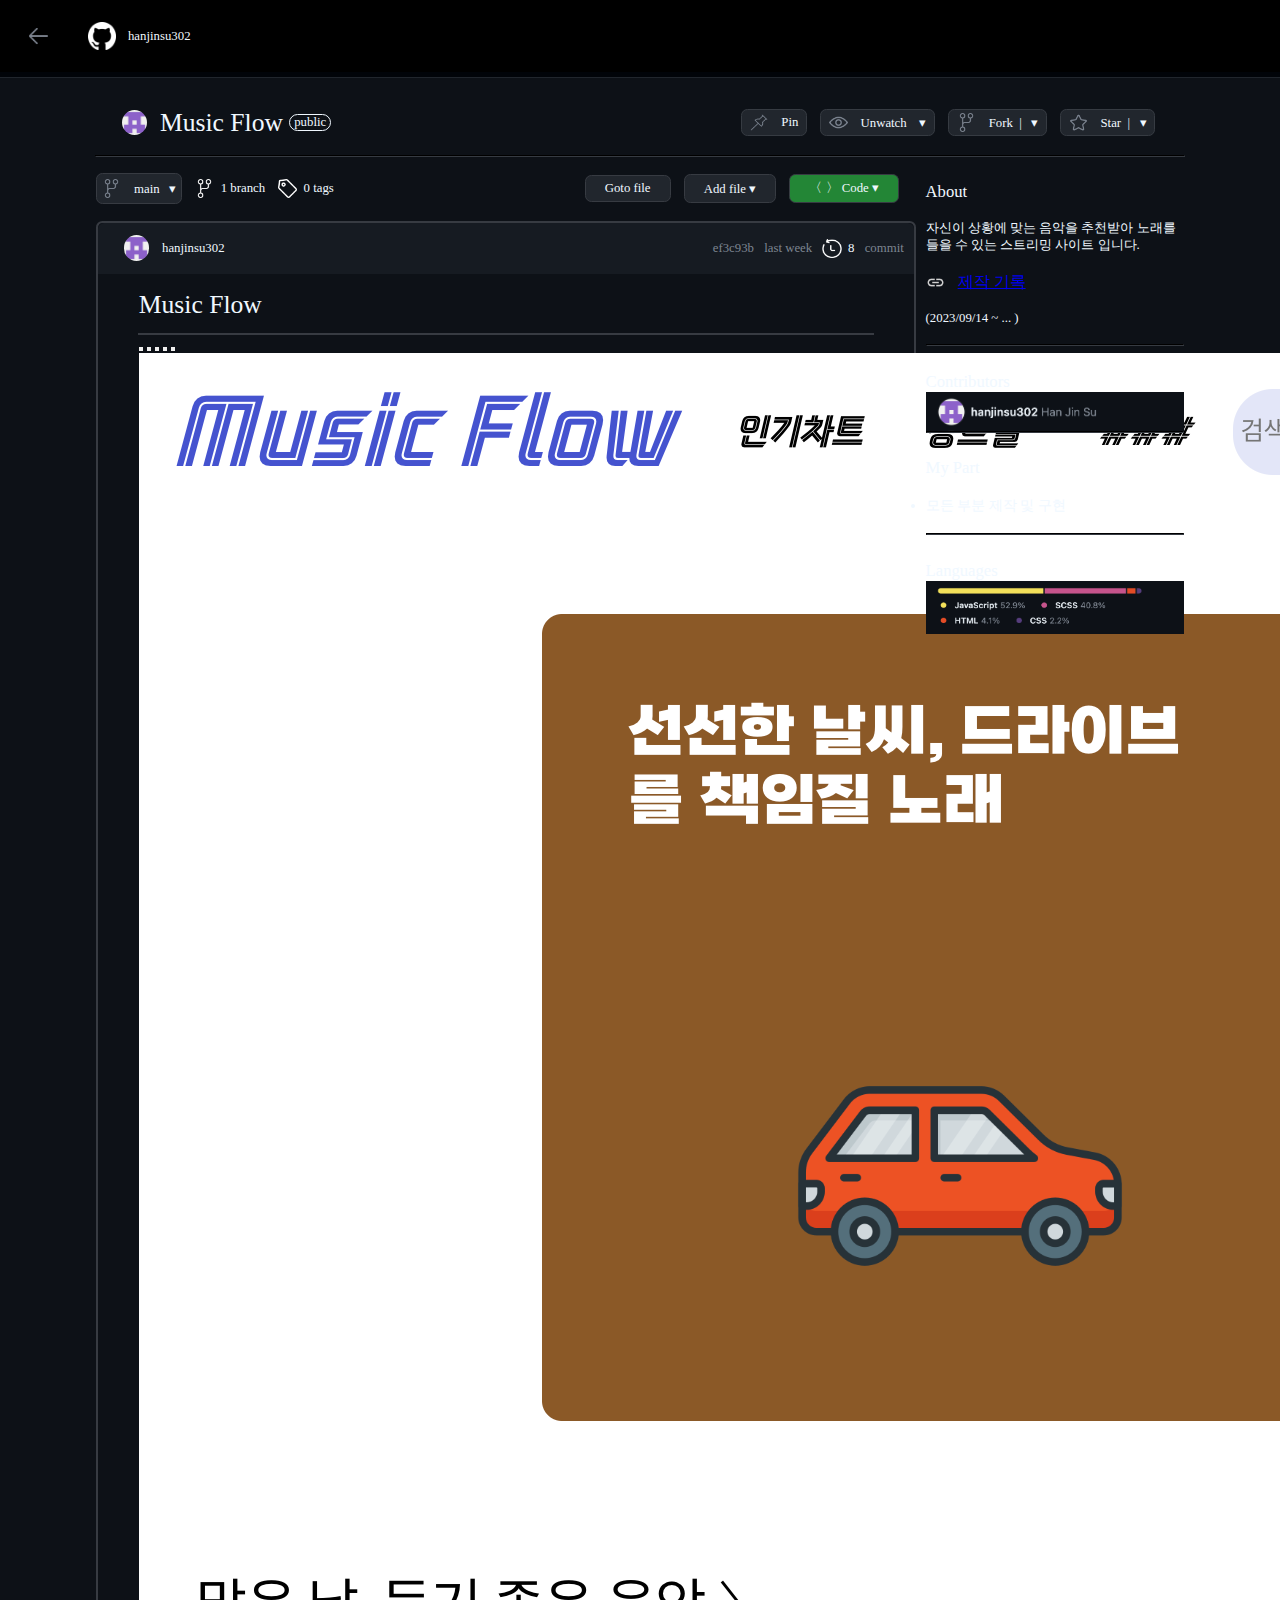
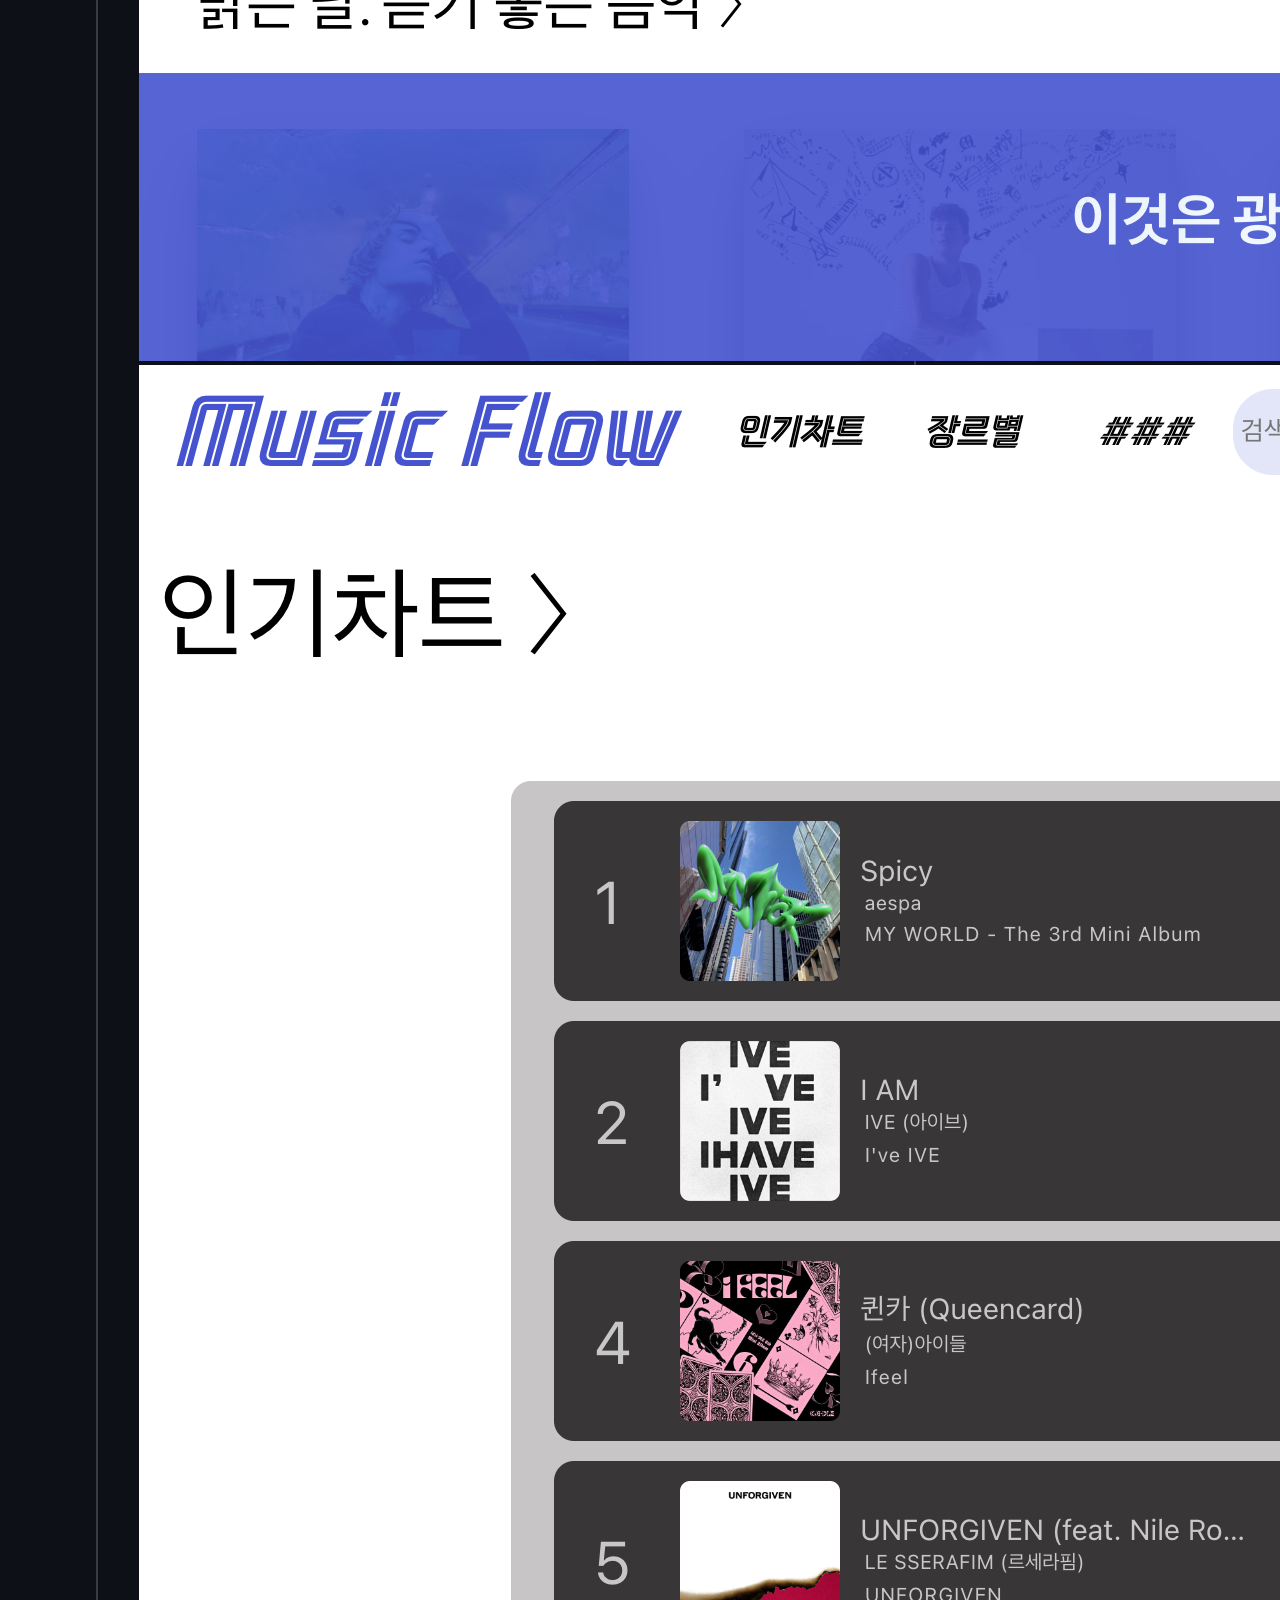
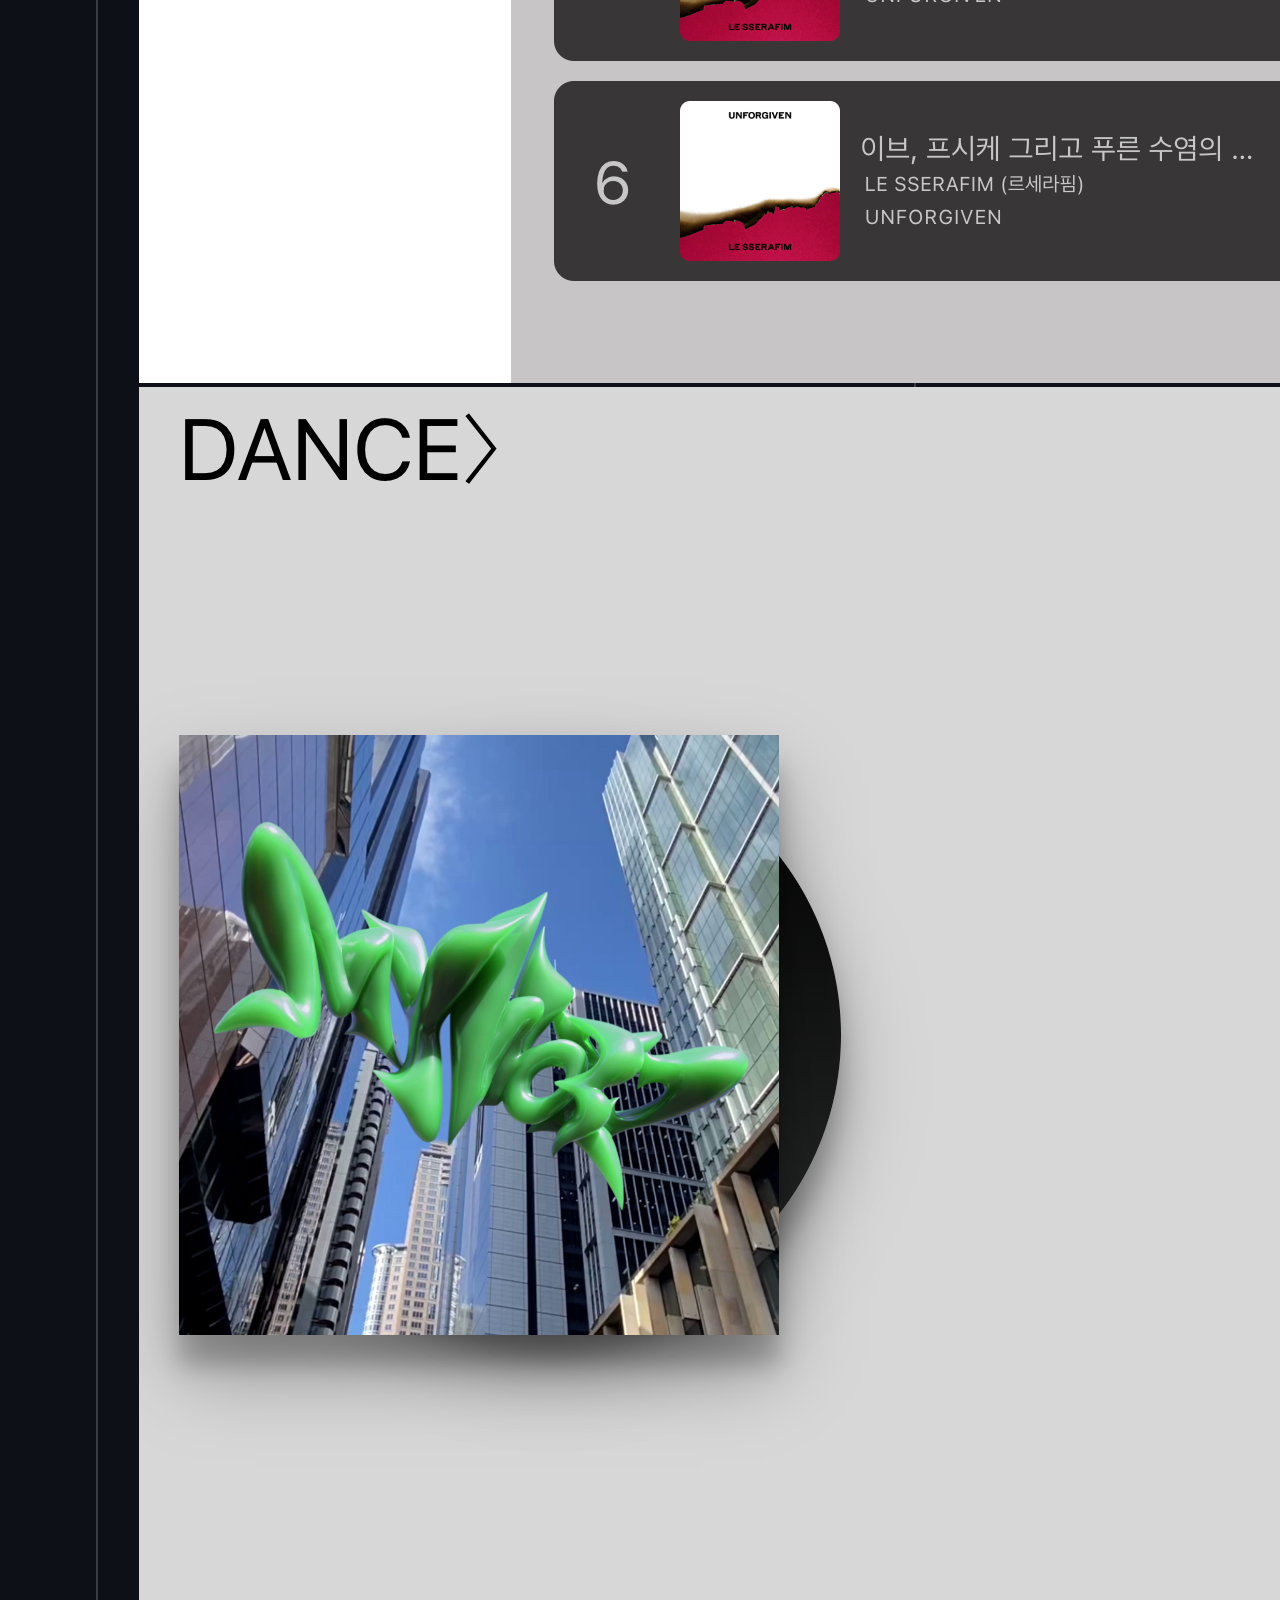
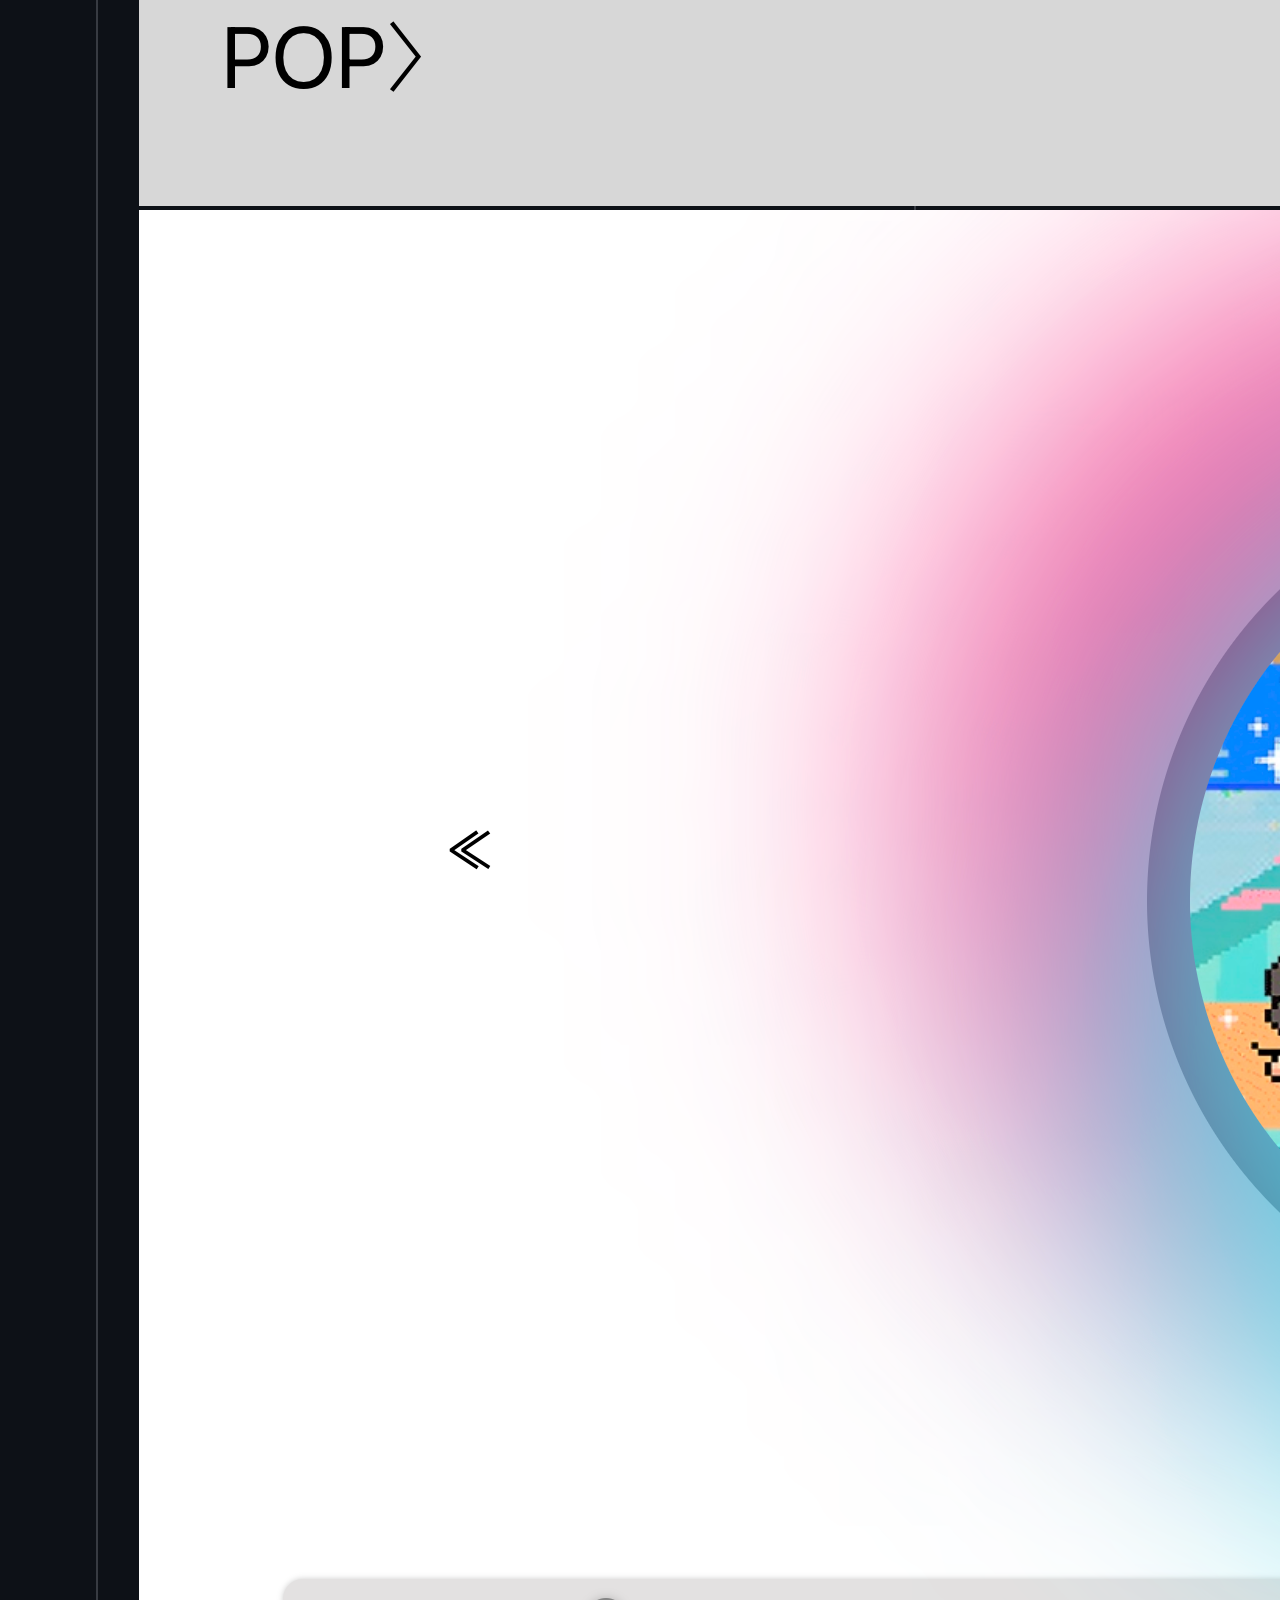
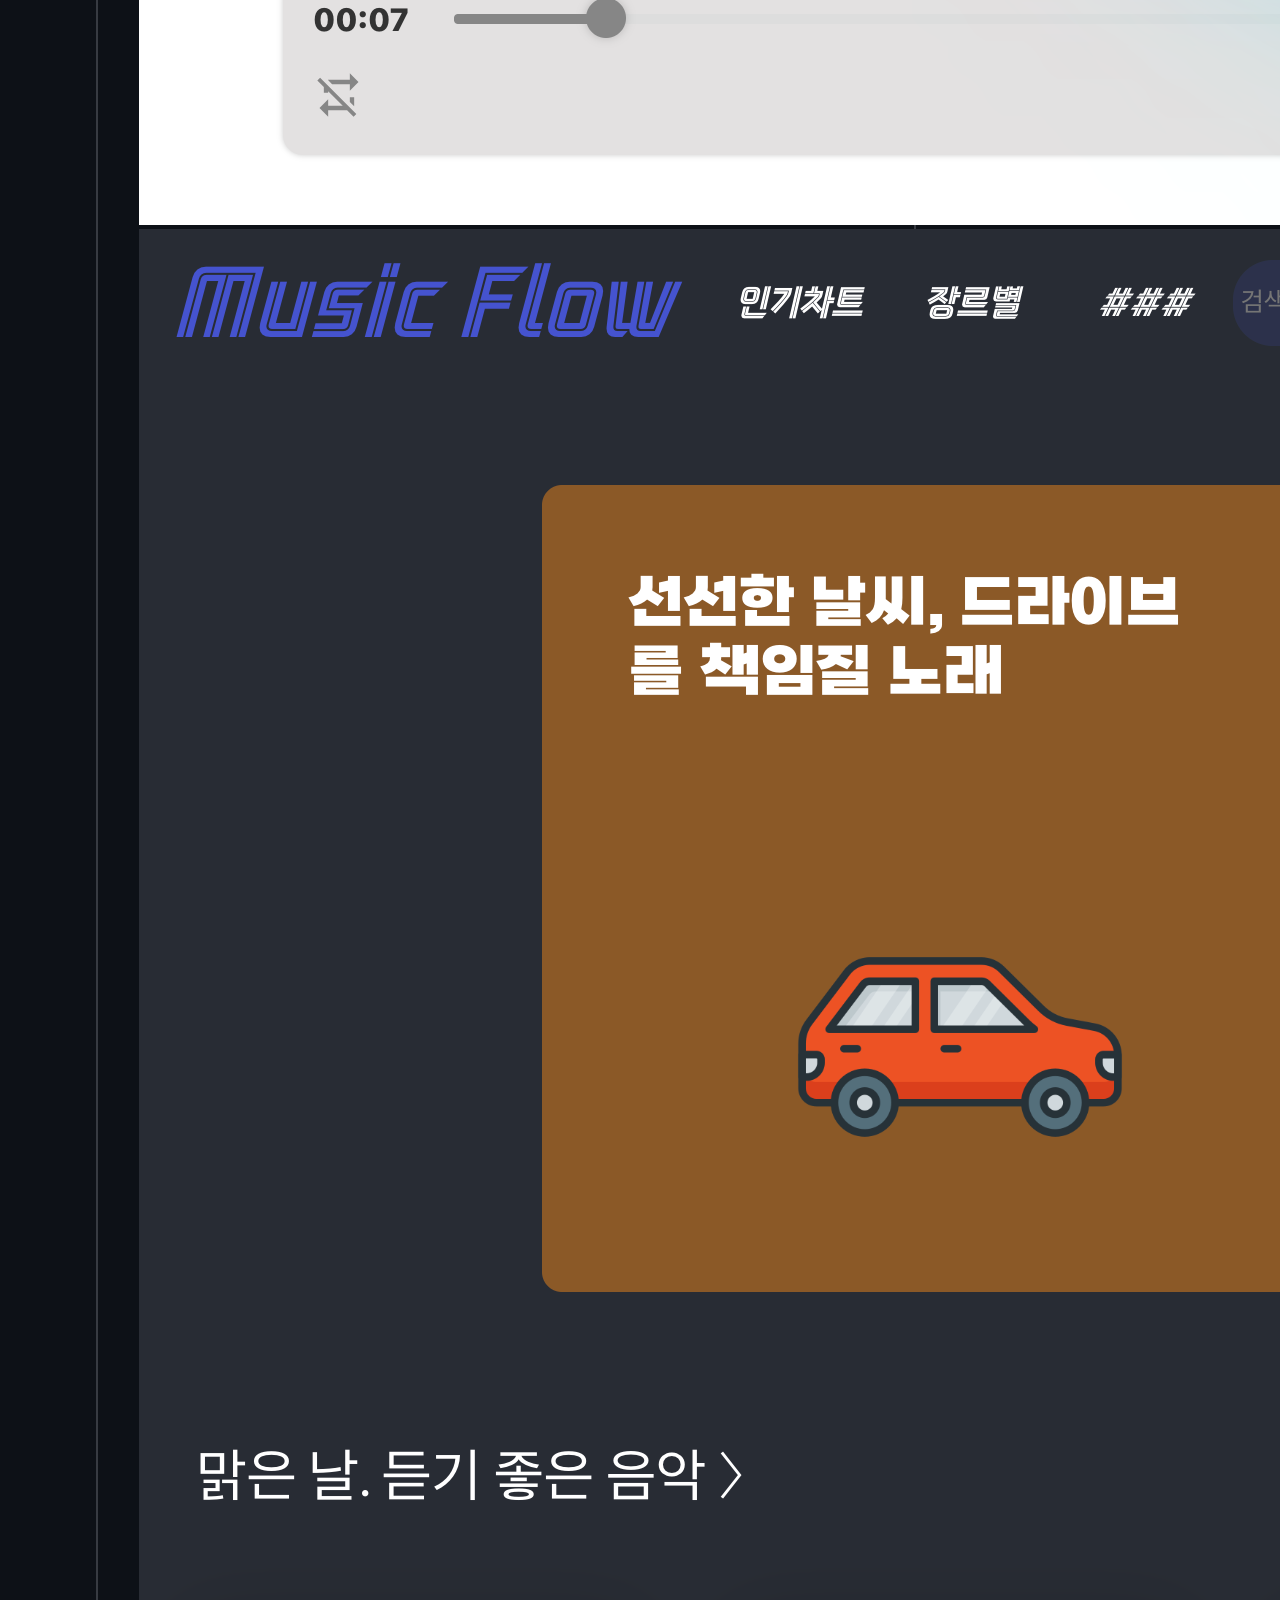
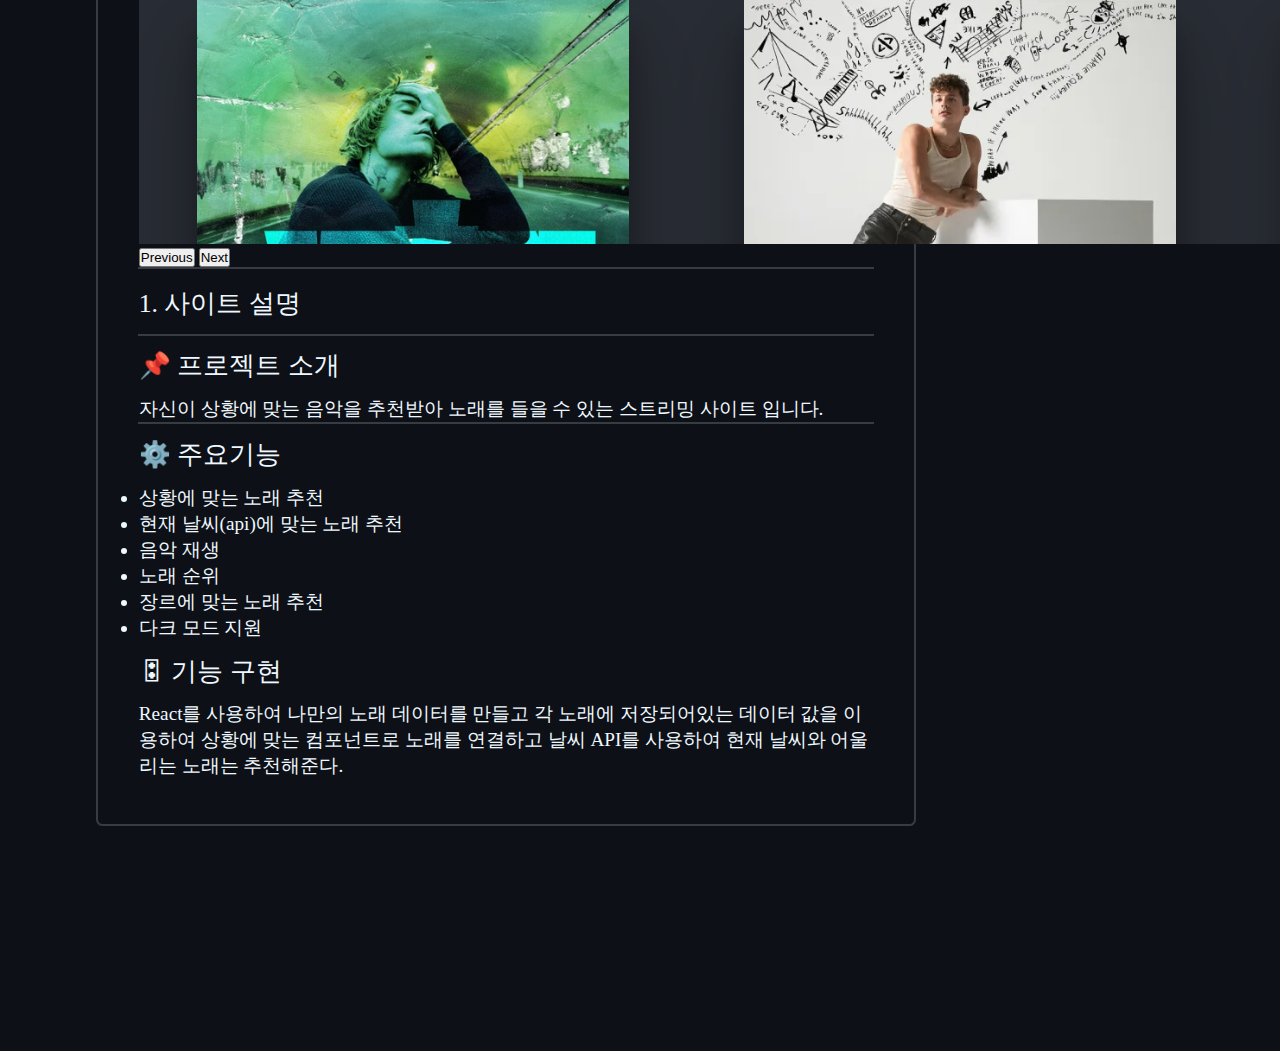
<file: page/music.html>
<!DOCTYPE html>
<html lang="en">
    <head>
        <meta charset="UTF-8">
        <meta http-equiv="X-UA-Compatible" content="IE=edge">
        <meta name="viewport" content="width=device-width, initial-scale=1.0">
        <title>Musicpage</title>
        <link rel="stylesheet" href="../CSS/soccer.css" />
        <link rel="stylesheet" href="../CSS/header.css" />
        <script defer src="../JS/header.js" > </script>
        <link href="https://cdn.jsdelivr.net/npm/bootstrap@5.3.2/dist/css/bootstrap.min.css" rel="stylesheet" integrity="sha384-T3c6CoIi6uLrA9TneNEoa7RxnatzjcDSCmG1MXxSR1GAsXEV/Dwwykc2MPK8M2HN" crossorigin="anonymous">
        <script src="https://cdn.jsdelivr.net/npm/bootstrap@5.3.2/dist/js/bootstrap.bundle.min.js" integrity="sha384-C6RzsynM9kWDrMNeT87bh95OGNyZPhcTNXj1NW7RuBCsyN/o0jlpcV8Qyq46cDfL" crossorigin="anonymous"></script>
        <script src="https://code.jquery.com/jquery-3.7.1.min.js" integrity="sha256-/JqT3SQfawRcv/BIHPThkBvs0OEvtFFmqPF/lYI/Cxo=" crossorigin="anonymous"></script>
        <link rel="icon" href="../images/github_logo_icon_147285.png" />
      </head>
<body>
    <header>
        <div class="head"> 
          <img src="../images/left-arrow.png" class="head-img"onclick="goBack()"/>
          <div class="modallogo">
            <img src="../images/github_logo_icon_147285.png" class="modallogoimg"/>
        </div>
        <div class="modalname">
            <span class="modalnametext">hanjinsu302</span>
    
        </div>
        </div>
      </header>
   

    <main>
        <div class="mainheader">
            
                <img src="../images/102532497.png" class="mainheader_logo"/>
           
            <div class="mainheader_title">Music Flow</div>
            <div class="mainheader_public">public</div>
            <div class="mainheader_pin">
                <img src="../images/push-pin (1).png" class="mainheader_img"/>
                Pin
            </div>
            <div class="mainheader_Unwatch">
                <img src="../images/eye (1).png" class="mainheader_img"/>
                Unwatch &nbsp; &nbsp;▾
            </div>
            <div class="mainheader_Fork">
                <img src="../images/branch (1).png " class="mainheader_img"/>
                Fork &nbsp;| &nbsp; ▾
            </div>
            <div class="mainheader_Star">
                <img src="../images/star.png" class="mainheader_img"/>
                Star &nbsp;| &nbsp; ▾
            </div>
        </div>
        <hr class="mainheader_hr"/>
        <div class="main_container">
            <div class="main_box1">
                <div class="main_box1_header">
                    <div class="main_box1_header_box1">
                        <div class="main_box1_header_box1_branch">
                            <img src="../images/branch (1).png " class="mainheader_img"/>
                            <span class="main_box1_header_box1_branch_text">main &nbsp; ▾</span>
                        </div>
                        <img src="../images/branch (2).png " class="mainheader_branch_img"/>
                        <span class="main_box1_header_box1_branch_text">1 branch</span>
                        <img src="../images/tag-outline.png" class="mainheader_branch_img"/>
                        <span class="main_box1_header_box1_branch_text">0 tags</span>
                    </div>
                    <div class="main_box1_header_box2">
                        <div class="main_box1_header_box2_gotofile">Goto file</div>
                        <div class="main_box1_header_box2_addfile">Add file ▾</div>
                        <div class="main_box1_header_box2_code">〈 〉 Code ▾</div>
                    </div>
                </div>
                <div class="main_box1_body">
                    <div class="main_box1_body_header">
                        <div class="main_box1_body_header_box1">
                           
                                <img src="../images/102532497.png" class="mainheader_logo"/>
                            
                            <span class="main_box1_body_header_box1_text">hanjinsu302</span>
                        </div>
                        <div class="main_box1_body_header_box2">
                            <span class="main_box1_body_header_box2_text">ef3c93b</span>
                            <span class="main_box1_body_header_box2_text">last week</span>
                            <img src="../images/restore.png" class="main_box1_body_header_box2_img"/>
                            <span class="main_box1_body_header_box2_text" style="color: aliceblue;">8</span>
                            <span class="main_box1_body_header_box2_text">commit</span>
                        </div>
                    </div>
                    <span class="main_box1_body_title">Music Flow</span>
                    <hr class="main_box1_body_hr"/>
                    <!-- <img src="../images/스크린샷 2023-05-19 오후 4.14.30.png" class="main_box1_body_img"/> -->
                    <div class="main_box1_body_img_box">
                        <div id="carouselExampleIndicators" class="carousel slide">
                            <div class="carousel-indicators">
                              <button type="button" data-bs-target="#carouselExampleIndicators" data-bs-slide-to="0" class="active" aria-current="true" aria-label="Slide 1"></button>
                              <button type="button" data-bs-target="#carouselExampleIndicators" data-bs-slide-to="1" aria-label="Slide 2"></button>
                              <button type="button" data-bs-target="#carouselExampleIndicators" data-bs-slide-to="2" aria-label="Slide 3"></button>
                              <button type="button" data-bs-target="#carouselExampleIndicators" data-bs-slide-to="3" aria-label="Slide 4"></button>
                              <button type="button" data-bs-target="#carouselExampleIndicators" data-bs-slide-to="4" aria-label="Slide 5"></button>
                            </div>
                            <div class="carousel-inner">
                              <div class="carousel-item active">
                                <img src="../images/music1.png" class="d-block w-100" alt="...">
                              </div>
                              <div class="carousel-item">
                                <img src="../images/music2.png" class="d-block w-100" alt="...">
                              </div>
                              <div class="carousel-item">
                                <img src="../images/music3.png" class="d-block w-100" alt="...">
                              </div>
                              <div class="carousel-item">
                                <img src="../images/music4.png" class="d-block w-100" alt="...">
                              </div>
                              <div class="carousel-item">
                                <img src="../images/music5.png" class="d-block w-100" alt="...">
                              </div>
                            </div>
                            <button class="carousel-control-prev" type="button" data-bs-target="#carouselExampleIndicators" data-bs-slide="prev">
                              <span class="carousel-control-prev-icon" aria-hidden="true"></span>
                              <span class="visually-hidden">Previous</span>
                            </button>
                            <button class="carousel-control-next" type="button" data-bs-target="#carouselExampleIndicators" data-bs-slide="next">
                              <span class="carousel-control-next-icon" aria-hidden="true"></span>
                              <span class="visually-hidden">Next</span>
                            </button>
                          </div>
                    </div>
                    <hr class="main_box1_body_hr"/>
                    <span class="main_box1_body_title">1. 사이트 설명</span>
                    <hr class="main_box1_body_hr"/>
                    <span class="main_box1_body_info_tilte">📌 프로젝트 소개</span>
                    <span class="main_box1_body_info">자신이 상황에 맞는 음악을 추천받아 노래를 들을 수 있는 스트리밍 사이트 입니다.</span>
                    <hr class="main_box1_body_hr"/>
                    <span class="main_box1_body_info_tilte">⚙️ 주요기능</span>
                    <li class="main_box1_body_info">상황에 맞는 노래 추천</li>
                    <li class="main_box1_body_info">현재 날씨(api)에 맞는 노래 추천</li>
                    <li class="main_box1_body_info">음악 재생</li>
                    <li class="main_box1_body_info">노래 순위</li>
                    <li class="main_box1_body_info">장르에 맞는 노래 추천</li>
                    <li class="main_box1_body_info">다크 모드 지원</li>
                    <span class="main_box1_body_info_tilte">🎛 기능 구현</span>
                    <span class="main_box1_body_info">
                       React를 사용하여 나만의 노래 데이터를 만들고 각 노래에 저장되어있는 데이터 값을 이용하여 상황에 맞는
                       컴포넌트로 노래를 연결하고 날씨  API를 사용하여 현재 날씨와 어울리는 노래는 추천해준다.
                    
                    </span>
                </div>
            </div>
            <div class="main_box2">
                <div class="main_box2_container">
                    <span class="main_box2_container_title">About</span>
                    <br>
                    <span class="main_box2_container_subtitle">자신이 상황에 맞는 음악을 추천받아 노래를 들을 수 있는 스트리밍 사이트 입니다.</span>
                    <br>
                    <a href="https://velog.io/@hanjinsu302/MusicFlow-%ED%94%84%EB%A1%9C%EC%A0%9D%ED%8A%B81" class="main_box2_container_subtitle_a">
                        <img src="../images/link.png" class="main_box2_container_linkimg"/>
                        제작 기록</a>
                    <br>
                    <span class="main_box2_container_subtitle">(2023/09/14 ~ ... )</span>
                    <br>
                    <hr>
                    <span class="main_box2_container_title">Contributors</span>
                    <img src="../images/chatmen.png" class="main_box2_container_img"/>
                    
                    <hr>
                    <span class="main_box2_container_title">My Part</span>
                    <br>
                        <li>모든 부분 제작 및 구현</li>
                    <br>    
                    <hr>
                    
                    <span class="main_box2_container_title">Languages</span>
                    <img src="../images/musiclan.png" class="main_box2_container_img"/>
                </div>
            </div>

        </div>
    </main>
    <footer> </footer>
    <script>
        function goBack() {
          window.history.back();
        }
      </script>
    


    
</body>
</html>
</file>
<file: CSS/aboutme.css>
*{
    padding: 0;
    margin: 0;
}


  


main{
    background-color: #0D1117;
    width: 100%;
    height: 100vh;
    display: flex;
    align-items: center;
    flex-direction: column;
}
.main_green_box{
    display: flex;
    align-items: center;
    background-color: #1a2f28;
    width: 95%;
    height: 7%;
    margin-top: 2vw;
    border-radius: 1vw;
    border: 2px solid #215732;
}
.main_green_box_text{
    color: #E6EdF3;
    margin-left: 2vw;
    font-size: 1vw;
}
.main_commit_container{
    width: 95%;
    height: 9%;
    display: flex;
    align-items: center;
}
.main_commit_box1{
    display: flex;
    align-items: center;
    width: 75%;
    height: 100%;
}
.main_commit_box2{
    display: flex;
    align-items: center;
    justify-content: space-around;
    flex-wrap: wrap;
    width: 25%;
    height: 100%;
}
.main_commit_box1_span1{
    color: #2F82F8;
    font-style: bold;
    font-size: 1.2vw;
}
.main_commit_box1_span2{
    margin-left: 0.375rem;
    color:#E6EdF3;
    font-size: 1vw;
}
.main_commit_box1_span3{
    display: flex;
    align-items: center;
    justify-content: center;
    width: 3vw;
    height: 1.8vw;
    margin-left: 0.375rem;
    color: #2F82F8;
    background-color: #121D2F;
    font-size: 0.9vw;
    border-radius: 0.375rem;
}
.main_commit_box1_div{
    margin-left: 0.375rem;
    display: flex;
    align-items: center;
    width: 13vw;
    height: 2vw;
    border:1px solid #30363D;
    border-radius: 0.375rem;
}
.main_commit_box1_div_span{
    margin-left: 1vw;
    font-size: 1.1vw;
    color: #30363D;
}

.main_commit_box2_div1{
    display: flex;
    align-items: center;
    justify-content: center;
    width: 45%;
    height: 50%;
    background-color:#21262D;
    border: 1px solid #373B42;
    border-radius: 0.375rem;
    color: #E6EdF3;
}

.main_commit_box2_div2{
    display: flex;
    align-items: center;
    justify-content: center;
    width: 45%;
    height: 50%;
    background-color:#215732;
     border: 1px solid #326840;
    border-radius: 0.375rem;
    color: #8dab95;
}

.main_commit_box2_div_text{
    font-size: 1vw;
}
.main_about_contain{
    width: 95%;
    height: 100vh;
    border-radius: 0.375rem;
    border: 2px solid #30363D;
}
.main_about_preview{
    display: flex;
    align-items: center;
    flex-wrap: wrap;
    background-color: #161B22;
    width: 100%;
    height: 8%;
    border-radius: 0.375rem 0.375rem 0 0;
}
.main_about_preview_div1{
    display: flex;
    align-items: center;
    justify-content: center;
    background-color: #21262D;
    width: 4%;
    height: 65%;
    border-radius: 0.375rem;
    color: #E6EdF3;
    margin-left: 1vw;
    font-size: 1vw;
}
.main_about_preview_div2{
    margin-left: 2px;
    display: flex;
    align-items: center;
    justify-content: center;
    background-color: #010409;
    width: 6%;
    height: 65%;
    border-radius: 0.375rem;
    color: #E6EdF3;
    border: 1px solid #E6EdF3;
    font-size: 1vw;
}



@media screen and (max-width: 767px){
    .main_commit_box2{
        width: 60%;
    }
    .main_about_preview_div1,
    .main_about_preview_div2{
        width: 15vw;
    }
}
</file>
<file: CSS/header.css>
header{
    width: 100%;
    height: 6vw;
    background-color: #010409;
    border-bottom: 1px solid #21262D;
}
.headercontainer{
    z-index: 10;
    position: fixed;
    width: 100%;
    height: 6vw;
    background-color: #010409;
    border-bottom: 1px solid #21262D;
}
.header1box{
    display: flex;
    align-items: center;
    width: 100%;
    height: 60%;

}
.header2box{
    display: flex;
    align-items: end;
    width: 100%;
    height: 40%;
}
.header2box_span{
    text-decoration-line: none;
    height: 2vw;
    display: flex;
    align-items: center;
    margin-left: 2vw;
    font-size: 1.2vw;
    color: #E6EdF3;
    border: 2px solid #010409;
}
.header2box_span:hover{
    font-size: bold;
    border-bottom: 2px solid #f78266;
    
}
.header2box_img{
    margin-right: 0.7vw;
    width: 1.5vw;
}
.modal{ 
  position:fixed; 
  width:320px; 
  height:99%; 
  background-color: #161B22;
  top:0; 
  left:0; 
  display:none;
  border-radius: 0 10px 10px 0;
}
.modal_header{
  display: flex;
  align-items: center;
  width: 100%;
  height: 60px;
}
.modal_logo{
  margin-left: 20px;
  width: 10%;
}
.modal_content{
  width: 100%;
  display: flex;
  justify-content: space-around;
  flex-direction: column;
}
.modal_content_link{
  text-decoration-line: none;
  margin-left: 20px;
  margin-top: 10px;
  font-size: 15px;
  color: #f0f6fc;
}
.modal_link_img{
  width: 15px;
  margin-right: 8px;
}
.modal_hr{
  border: 0.1px solid #f0f6fc;
  width: 90%;
  margin-top: 20px;
  margin-left: 15px;
}
.modal_content_project{
  margin-top: 15px;
  margin-left: 15px;
  font-size: 15px;
  color: #7D8591;
}
.close_button{
 background-color: #161B22;
 color: #8C949E;
 border: none;
 font-size: 20px;
 margin-left: 240px;
}
.modalbtn{
  width: 3vw;
  height: 3vw;
  display: flex;
  align-items: center;
  justify-content: center;
  flex-direction: column;
  background-color: #010409;
  border: 2px solid #21262D;
  border-radius: 0.375rem;
  margin-left: 1vw;
}
.modalbtnimg{
  width: 50%;
}
.modallogo{
  display: flex;
  align-items: center;
  justify-content: center;
  width: 4vw;
  height: 100%;
}
.modallogoimg{
  width: 55%;
}
.modalname{
  display: flex;
  align-items: center;
  justify-content: center;
  width: max-content;
  height: 100%;
}
.modalnametext{
  font-size: 1vw;
  font-style: bold;
  color: #f0f6fc;
}
@media screen and (max-width: 767px){
  header{
    width: 100%;
    height: 25vw;
    background-color: #010409;
    border-bottom: 1px solid #21262D;
  }
  .headercontainer{
    height: 25vw;
  }
  .header2box_span{
    text-decoration-line: none;
    height: 5vw;
    display: flex;
    align-items: center;
    margin-left: 2vw;
    font-size: 4vw;
    /* color: #E6EdF3;
    border: 2px solid #010409; */
  }
  .header2box_img{
    margin-right: 1vw;
    width:5vw;
  }
  .modalbtn{
    width: 30px;
    height: 30px;
    margin-left: 3vw;
    border: 1px solid #21262D;
  }
  .modallogo{
  width: 9vw;
  margin-left: 3vw;
}
  .modallogoimg{
    width: 80%;
  }
  .modalnametext{
    margin-left: 2vw;
  font-size: 4vw;
  font-style: bold;
  color: #f0f6fc;
}
.header2box_span{
  margin-bottom: 3vw;
}
}
</file>
<file: CSS/soccer.css>
*{
    margin: 0;
    padding: 0;
}
header{
    width: 100%;
    height: 8vh;
    background-color: black;
}
.head{
    display: flex;
    align-items: center;
    position: fixed;
    width: 100%;
    height: 8vh;
    background-color: black;
    z-index: 10;
}
.head-img{
    margin-left: 2vw;
    width: 2vw;
}
.modallogo{
    margin-left: 2vw;
    display: flex;
    align-items: center;
    justify-content: center;
    width: 4vw;
    height: 100%;
  }
  .modallogoimg{
    width: 55%;
  }
  .modalname{
    display: flex;
    align-items: center;
    justify-content: center;
    width: max-content;
    height: 100%;
  }
  .modalnametext{
    font-size: 1vw;
    font-style: bold;
    color: #f0f6fc;
  }
hr{
    border-color: #363b42;
}
main{
    display: flex;
    flex-direction: column;
    align-items: center;
    background-color: #0D1117;
    width: 100%;
    height: max-content;

}
.mainheader{
    margin-top: 1vw;
    display: flex;
    align-items: center;
    width: 85%;
    height: 5vw;
}
.mainheader_logo_img{
    width: 2vw;
    height: 2vw;
    background-color: aliceblue;
    border-radius: 50%;
}
.mainheader_logo{
    margin-left: 2vw;
    /* width: 100%; */
    width: 2vw;
    height: 2vw;
    border-radius: 50%;
}
.mainheader_title{
    margin-left: 1vw;
    font-size: 2vw;
    color: aliceblue;
}
.mainheader_public{
    text-align: center;
    width: max-content;
    padding-left: 0.3vw;
    padding-right: 0.3vw;
    margin-left: 0.5vw;
    border: 1px solid aliceblue;
    color: aliceblue;
    border-radius: 4vw;
    font-size: 1vw;
}

.mainheader_pin,
.mainheader_Unwatch,
.mainheader_Fork,
.mainheader_Star{
    display: flex;
    align-items: center;
    background-color: #21262D;
    width: max-content;
    padding-left: 0.6vw;
    padding-right: 0.6vw;
    padding-top: 0.2vw;
    padding-bottom: 0.2vw;
    font-size: 1vw;
    color: aliceblue;
    margin-left: 1vw;
    border-radius: 0.5vw;
    border: 1px solid #363b42;
}
.mainheader_pin{
    margin-left: 32vw;
}
.mainheader_hr{
    width: 85%;
    border-color: #363b42;
}
.mainheader_img{
    width: 1.5vw;
    margin-right: 1vw;
}
.main_container{
    display: flex;
    width: 85%;
    /* height: 100vh; */
}
.main_box1{
    width: 75%;
    height: 100%;
}
.main_box1_header{
    display: flex;
    align-items: center;
    width: 100%;
    height: 5vw;
}
.main_box1_header_box1{
    width: 50%;
    display: flex;
    align-items: center;
}

.main_box1_header_box1_branch{
    background-color: #21262d;
    padding: 0.4vw;
    display: flex;
    align-items: center;
    border-radius: 0.5vw;
    color: aliceblue;
    width: max-content;
    font-size: 1vw;
    border: 1px solid #373b42;
}
.main_box1_header_box1_branch_text{
    font-size: 1vw;
    color: aliceblue;
}
.mainheader_branch_img{
    width: 1.5vw;
    height: 1.5vw;
    margin-left: 1vw;
    margin-right: 0.5vw;
}
.main_box1_header_box2{
    width: 50%;
    height: 100%;
    display: flex;
    justify-content: end;
    align-items: center;
}
.main_box1_header_box2_gotofile,
.main_box1_header_box2_addfile,
.main_box1_header_box2_code
{
  width: max-content;
  background-color: aqua;
  margin-right: 1vw;
  padding: 0.4vw 1.5vw 0.4vw 1.5vw;
  border-radius: 0.5vw;
  color: aliceblue;
  font-size: 1vw;
  background-color: #21262d;
  border: 1px solid #373b42;
}
.main_box1_header_box2_code{
    color: aliceblue;
    background-color: #238636;
}
.main_box1_body{
    display: flex;
    align-items: center;
    flex-direction: column;
    width: 100%;
    /* height: max-content; */
    border: 2px solid #373b42;
    border-radius: 0.5vw;
    padding-bottom: 5vh;
}

.main_box1_body_header{
    border-radius: 0.5vw  0.5vw 0 0;
    background-color: #161B22;
    display: flex;
    width: 100%;
    height: 4vw;
}
.main_box1_body_header_box1,
.main_box1_body_header_box2
{ 
    display: flex;
    align-items: center;
    width: 50%;
    height: 100%;
}
.main_box1_body_header_box2{
    justify-content: end;

}
.main_box1_body_header_logo{
    margin-left: 1vw;
    background-color: #238636;
    border-radius: 50%;
    width: 2vw;
    height: 2vw;
}
.main_box1_body_header_box1_text{
    margin-left: 1vw;
    font-size: 1vw;
    color: aliceblue;
}
.main_box1_body_header_box2_text{
    margin-right: 0.8vw;
    color: #7d8591;
    font-size: 1vw;
}
.main_box1_body_header_box2_img{
    width: 1.5vw;
    margin-right: 0.5vw;
}
.main_box1_body_title{
    margin-top: 1.3vw;
    margin-bottom: 1vw;
    width: 90%;
    font-size: 2vw;
    color: aliceblue;
}
.main_box1_body_img_box{
    width: 90%;
}

.main_box1_body_info_tilte{
    margin-top: 1vw;
    margin-bottom: 1vw;
    width: 90%;
    font-size: 2vw;
    font-size: bold;
    color: aliceblue;
}
.main_box1_body_info{
    width: 90%;
    font-size: 1.5vw;
    font-size: bold;
    color: aliceblue;
    
}
.main_box1_body_hr{
    width: 90%;
    border: 1px solid #373b42;

}
.main_box1_body_img{
    margin-top: 1vw;
    margin-bottom: 1vw;
    width: 90%;
}

.main_box2{
    display: flex;
    justify-content: end;
    width: 25%;
    /* height: 100%; */
}
.main_box2_container_title{
    margin-top: 2vw;
    font-size: 1.3vw;
    font-size: bold;
    color: aliceblue;
}

.main_box2_container_subtitle{
    font-size: 1vw;
    font-size: bold;
    color: aliceblue;
}
.main_box2_container_subtitle_a{
    
    display: flex;
    align-items: center;
}
.main_box2_container{
    display: flex;
    flex-direction: column;
    width: 95%;
    height: 100%;
}
.main_box2_container_linkimg{
    width: 1.5vw;
    margin-right:1vw;
}
li{
    color: aliceblue;
    font-size: 1.1vw;
}
.main_box2_container_img{
    width: 100%;
}
footer{
    width: 100%;
    height: 25vh;
    background-color: #0D1117;
  }


@media screen and (max-width: 767px){
    .head-img{
        width: 8vw;
    }
    .modallogo{
        margin-left: 2vw;
        width: 8vw;
    }
    .modallogoimg{
        width: 100%;
    }
    .modalnametext{
        margin-left: 3vw;
        font-size: 4.5vw;
    }
    .main_box1_body_title{
        font-size: 5vw;
        margin-bottom: 0;
    }
    .mainheader{
        display: none;
    }
    .main_box1_header{
        display: none;
       
    }
    .main_container{
        width: 95%;
        display: flex;
       flex-direction: column;
    }
    .main_box1{
        width: 100%;
    }
	.main_box2{
        width: 100%;
    }
    .main_box1_body{
        width: 99%;
    }
    .main_box2_container{
        width: 100%;
    }
    .main_box1_body_header_box1{
        display: none;
        
        width: 40%;
    } 
    .main_box1_body_header_box2 {
        display: none;
        width: 60%;
    }
    .main_box1_body_hr{
        margin: 2vw;
    }
    .main_box1_body_info_tilte{
        font-size: 7vw;
    }
    .main_box1_body_info{
        font-size: 4vw;
    }
    .main_box2_container_title{
        font-size: 7vw;
    }
    .main_box2_container_subtitle{
        font-size: 5vw;
    }
    li{
        color: aliceblue;
        font-size: 5vw;
    }

}
</file>
